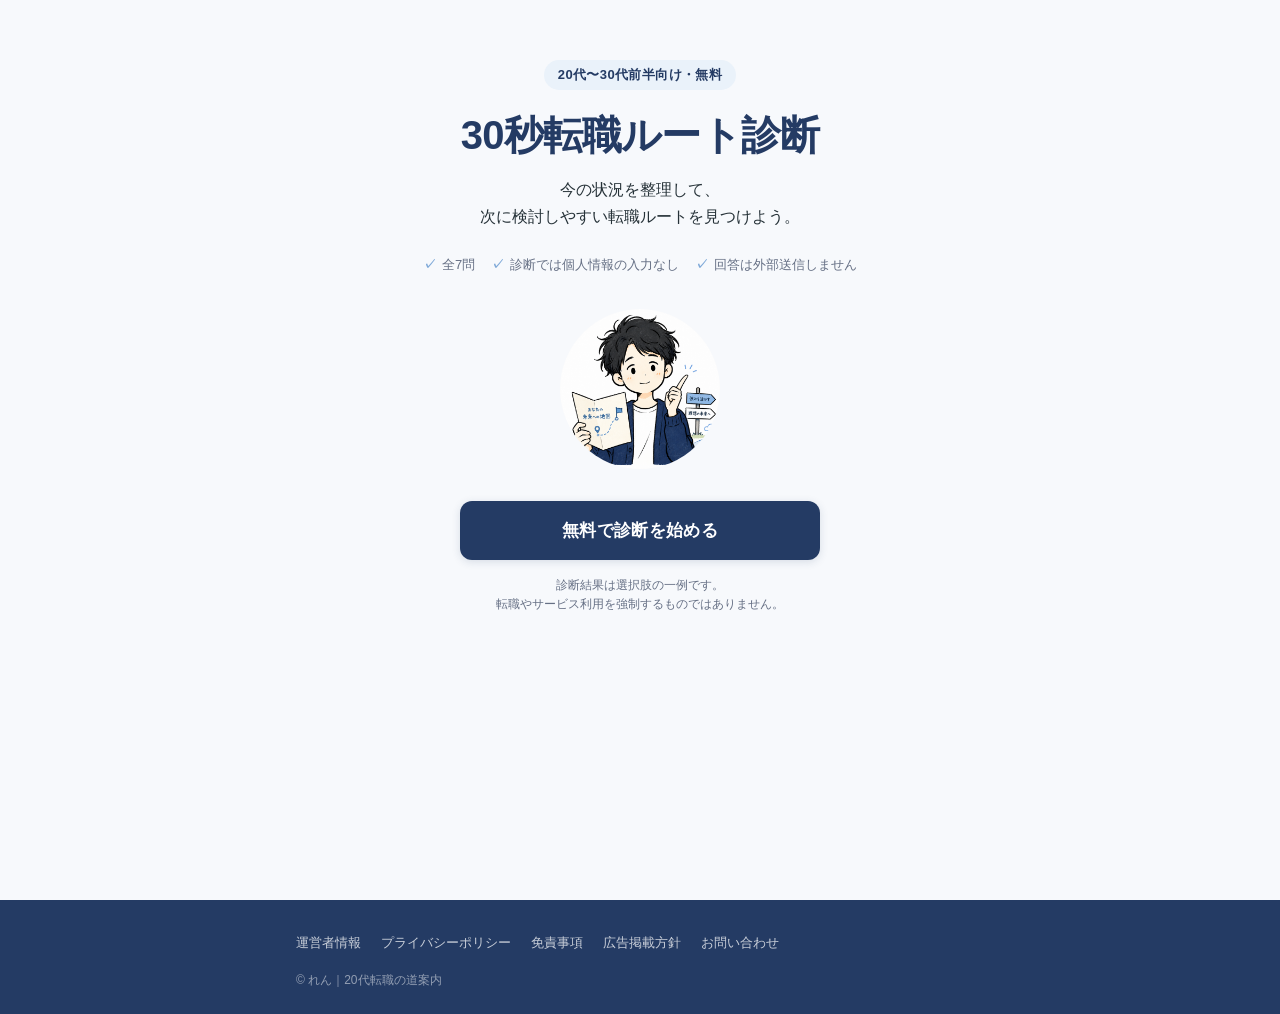
<file: index.html>
<!DOCTYPE html>
<html lang="ja">
<head>
  <meta charset="UTF-8">
  <meta name="viewport" content="width=device-width, initial-scale=1.0">
  <title>30秒転職ルート診断｜れんの20代転職の道案内</title>
  <meta name="description" content="7つの質問から、今の状況に合う転職ルートを整理。第二新卒、未経験、IT、営業、キャリアアップなど、次に検討しやすい選択肢を30秒で確認できます。">

  <!-- OGP -->
  <meta property="og:title" content="30秒転職ルート診断">
  <meta property="og:description" content="今の状況を整理して、自分に合う次の一歩を見つける転職ルート診断。20代〜30代前半向け・全7問・無料。">
  <meta property="og:type" content="website">
  <meta property="og:image" content="https://kkazukia-spec.github.io/tenshoku-route-check/assets/images/ogp.png">
  <!-- canonical: 公開URL決定後に以下を書き換えてください -->
  <!-- <link rel="canonical" href="https://kkazukia-spec.github.io/tenshoku-route-check/"> -->

  <!-- Twitter Card -->
  <meta name="twitter:card" content="summary_large_image">
  <meta name="twitter:title" content="30秒転職ルート診断">
  <meta name="twitter:description" content="「辞めたい。でも次が分からない」20代〜30代前半へ。7問で今の転職ルートを整理します。">
  <meta name="twitter:image" content="https://kkazukia-spec.github.io/tenshoku-route-check/assets/images/ogp.png">

  <link rel="icon" href="assets/images/favicon.png" type="image/png">
  <link rel="stylesheet" href="style.css">

  <!-- アクセス解析（ANALYTICS_CONFIG.enabledがtrueの場合のみ動作） -->
  <script src="assets/js/analytics.js" defer></script>
  <meta property="og:url" content="https://kkazukia-spec.github.io/tenshoku-route-check/">
  <meta property="og:site_name" content="30秒転職ルート診断">
</head>
<body>
  <main id="diagnosis-app" role="main">

    <!-- =========================================
         スタート画面
         広告リンクを表示しない
         ========================================= -->
    <div id="screen-start" class="screen" aria-label="診断スタート画面">
      <span class="start__badge">20代〜30代前半向け・無料</span>

      <h1 class="start__title">30秒転職ルート診断</h1>

      <p class="start__catch">今の状況を整理して、
次に検討しやすい転職ルートを見つけよう。</p>

      <ul class="start__meta" aria-label="診断の特徴">
        <li class="start__meta-item">全7問</li>
        <li class="start__meta-item">診断では個人情報の入力なし</li>
        <li class="start__meta-item">回答は外部送信しません</li>
      </ul>

      <!-- キャラクター画像（画像がなくてもレイアウト崩れなし） -->
      <div class="start__character" role="img" aria-label="地図を持って転職ルートを案内するキャラクター・れん">
        <img
          src="assets/images/ren-guide.png"
          alt="地図を持って転職ルートを案内するキャラクター・れん"
          width="140"
          height="140"
          loading="eager"
          onerror="this.style.display='none'"
        >
      </div>

      <button
        id="btn-start"
        class="start__btn"
        type="button"
        aria-label="転職ルート診断を無料で始める"
      >
        無料で診断を始める
      </button>

      <p class="start__note">
        診断結果は選択肢の一例です。<br>
        転職やサービス利用を強制するものではありません。
      </p>
    </div>

    <!-- =========================================
         質問画面
         広告・PR表記・案件名を表示しない
         ========================================= -->
    <div id="screen-question" class="screen" style="display:none;" aria-label="質問画面">
      <!-- プログレスバー -->
      <div class="progress-bar" role="progressbar" aria-label="診断の進捗" aria-valuemin="0" aria-valuemax="7" aria-valuenow="0" aria-valuetext="0問目 / 全7問">
        <div class="progress-bar__fill" id="progress-fill" style="width:0%"></div>
      </div>

      <div class="progress-header">
        <span class="progress-count" id="progress-count" aria-live="polite">1 / 7問</span>
        <span class="progress-time" id="progress-time" aria-live="polite">残り約28秒</span>
      </div>

      <!-- 質問カード（JavaScriptで動的に生成） -->
      <div id="question-container"></div>
    </div>

    <!-- =========================================
         判定中画面（300〜600ms表示）
         不安を煽る演出なし
         ========================================= -->
    <div id="screen-loading" class="screen" style="display:none;" aria-label="判定中" aria-live="assertive">
      <div class="loading-icon" aria-hidden="true"></div>
      <p class="loading-text">回答をもとに転職ルートを整理しています</p>
    </div>

  </main>

  <!-- フッター -->
  <footer class="site-footer">
    <div class="container">
      <nav class="site-footer__links" aria-label="サイトリンク">
        <a href="about.html">運営者情報</a>
        <a href="privacy.html">プライバシーポリシー</a>
        <a href="disclaimer.html">免責事項</a>
        <a href="advertising-policy.html">広告掲載方針</a>
        <a href="https://docs.google.com/forms/d/e/1FAIpQLSc9FiE9QrxssRtH7XwaJatHyO9ElNKXP9jEjue935tfSrN-sg/viewform" target="_blank" rel="noopener noreferrer">お問い合わせ</a>
      </nav>
      <p class="site-footer__copy">© れん｜20代転職の道案内</p>
    </div>
  </footer>

  <script src="script.js"></script>
</body>
</html>
</file>
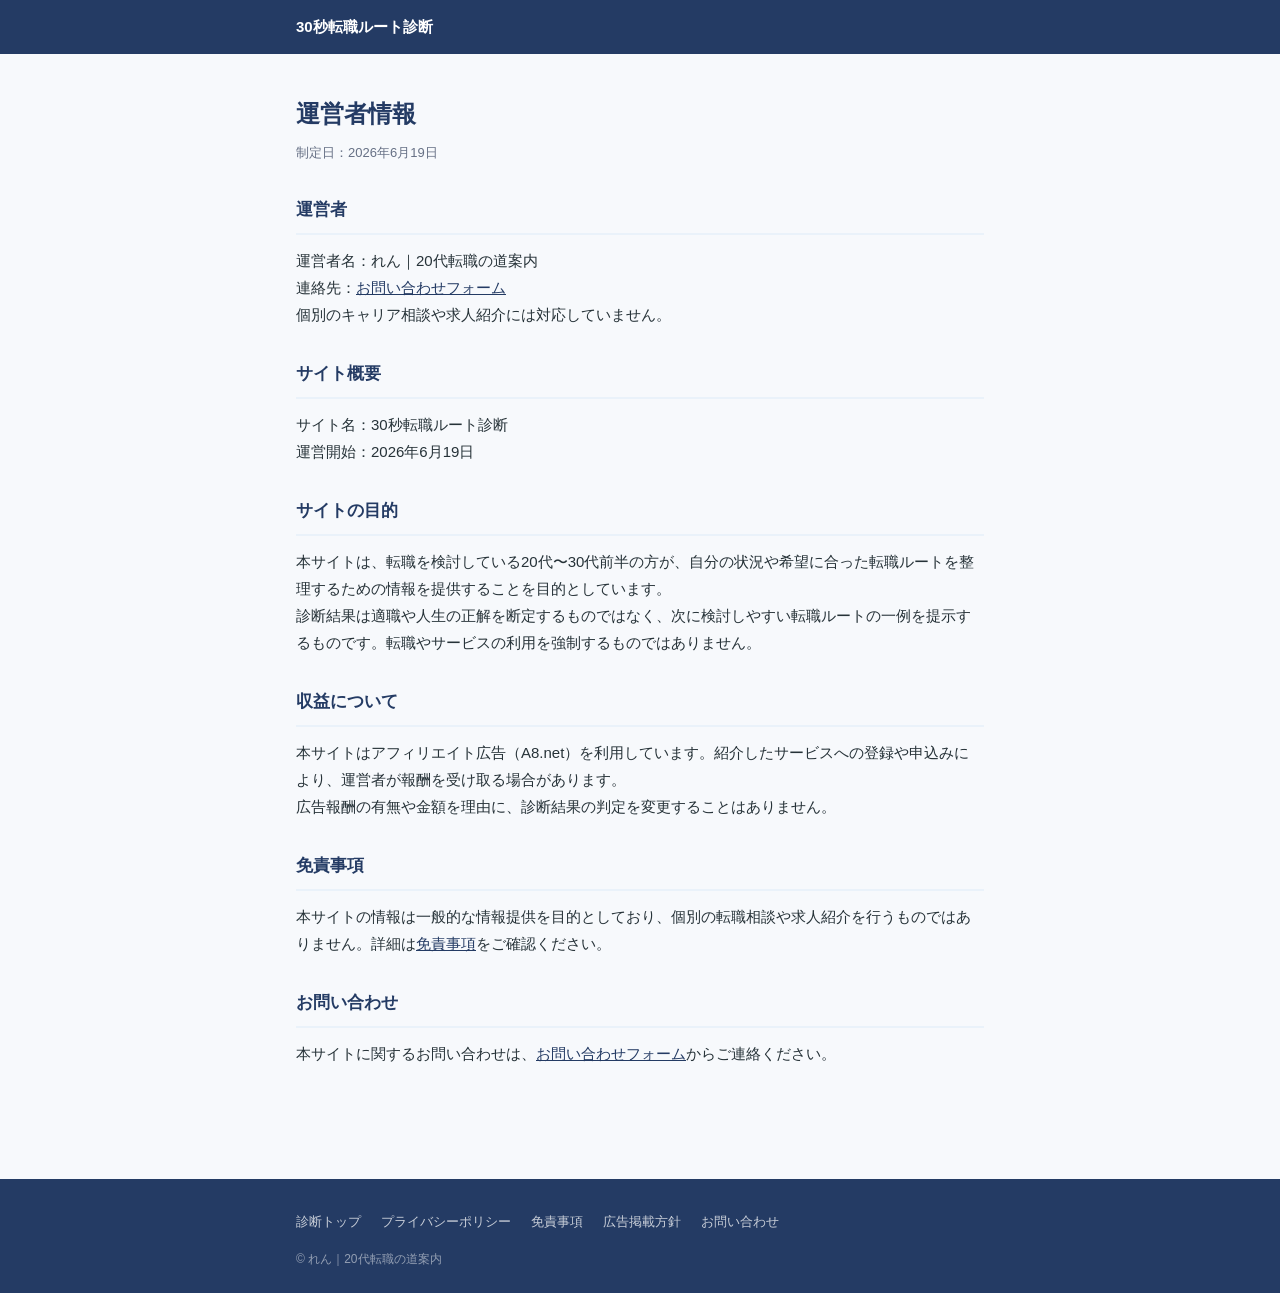
<file: about.html>
<!DOCTYPE html>
<html lang="ja">
<head>
  <meta charset="UTF-8">
  <meta name="viewport" content="width=device-width, initial-scale=1.0">
  <title>運営者情報｜30秒転職ルート診断</title>
  <link rel="icon" href="assets/images/favicon.png" type="image/png">
  <link rel="stylesheet" href="style.css">
  <link rel="canonical" href="https://kkazukia-spec.github.io/tenshoku-route-check/about.html">
</head>
<body>
<div class="legal-page">
  <header class="site-header">
    <div class="container">
      <a href="index.html" class="site-header__logo">30秒転職ルート診断</a>
    </div>
  </header>

  <main class="legal-body">
    <h1>運営者情報</h1>
    <p class="legal-date">制定日：2026年6月19日</p>

    <div class="legal-section">
      <h2>運営者</h2>
      <p>運営者名：れん｜20代転職の道案内<br>
      連絡先：<a href="https://docs.google.com/forms/d/e/1FAIpQLSc9FiE9QrxssRtH7XwaJatHyO9ElNKXP9jEjue935tfSrN-sg/viewform" target="_blank" rel="noopener noreferrer">お問い合わせフォーム</a></p>
      <p>個別のキャリア相談や求人紹介には対応していません。</p>
    </div>

    <div class="legal-section">
      <h2>サイト概要</h2>
      <p>サイト名：30秒転職ルート診断<br>
      運営開始：2026年6月19日</p>
    </div>

    <div class="legal-section">
      <h2>サイトの目的</h2>
      <p>本サイトは、転職を検討している20代〜30代前半の方が、自分の状況や希望に合った転職ルートを整理するための情報を提供することを目的としています。</p>
      <p>診断結果は適職や人生の正解を断定するものではなく、次に検討しやすい転職ルートの一例を提示するものです。転職やサービスの利用を強制するものではありません。</p>
    </div>

    <div class="legal-section">
      <h2>収益について</h2>
      <p>本サイトはアフィリエイト広告（A8.net）を利用しています。紹介したサービスへの登録や申込みにより、運営者が報酬を受け取る場合があります。</p>
      <p>広告報酬の有無や金額を理由に、診断結果の判定を変更することはありません。</p>
    </div>

    <div class="legal-section">
      <h2>免責事項</h2>
      <p>本サイトの情報は一般的な情報提供を目的としており、個別の転職相談や求人紹介を行うものではありません。詳細は<a href="disclaimer.html">免責事項</a>をご確認ください。</p>
    </div>

    <div class="legal-section">
      <h2>お問い合わせ</h2>
      <p>本サイトに関するお問い合わせは、<a href="https://docs.google.com/forms/d/e/1FAIpQLSc9FiE9QrxssRtH7XwaJatHyO9ElNKXP9jEjue935tfSrN-sg/viewform" target="_blank" rel="noopener noreferrer">お問い合わせフォーム</a>からご連絡ください。</p>
    </div>
  </main>

  <footer class="site-footer">
    <div class="container">
      <nav class="site-footer__links" aria-label="サイトリンク">
        <a href="index.html">診断トップ</a>
        <a href="privacy.html">プライバシーポリシー</a>
        <a href="disclaimer.html">免責事項</a>
        <a href="advertising-policy.html">広告掲載方針</a>
        <a href="https://docs.google.com/forms/d/e/1FAIpQLSc9FiE9QrxssRtH7XwaJatHyO9ElNKXP9jEjue935tfSrN-sg/viewform" target="_blank" rel="noopener noreferrer">お問い合わせ</a>
      </nav>
      <p class="site-footer__copy">© れん｜20代転職の道案内</p>
    </div>
  </footer>
</div>
</body>
</html>
</file>
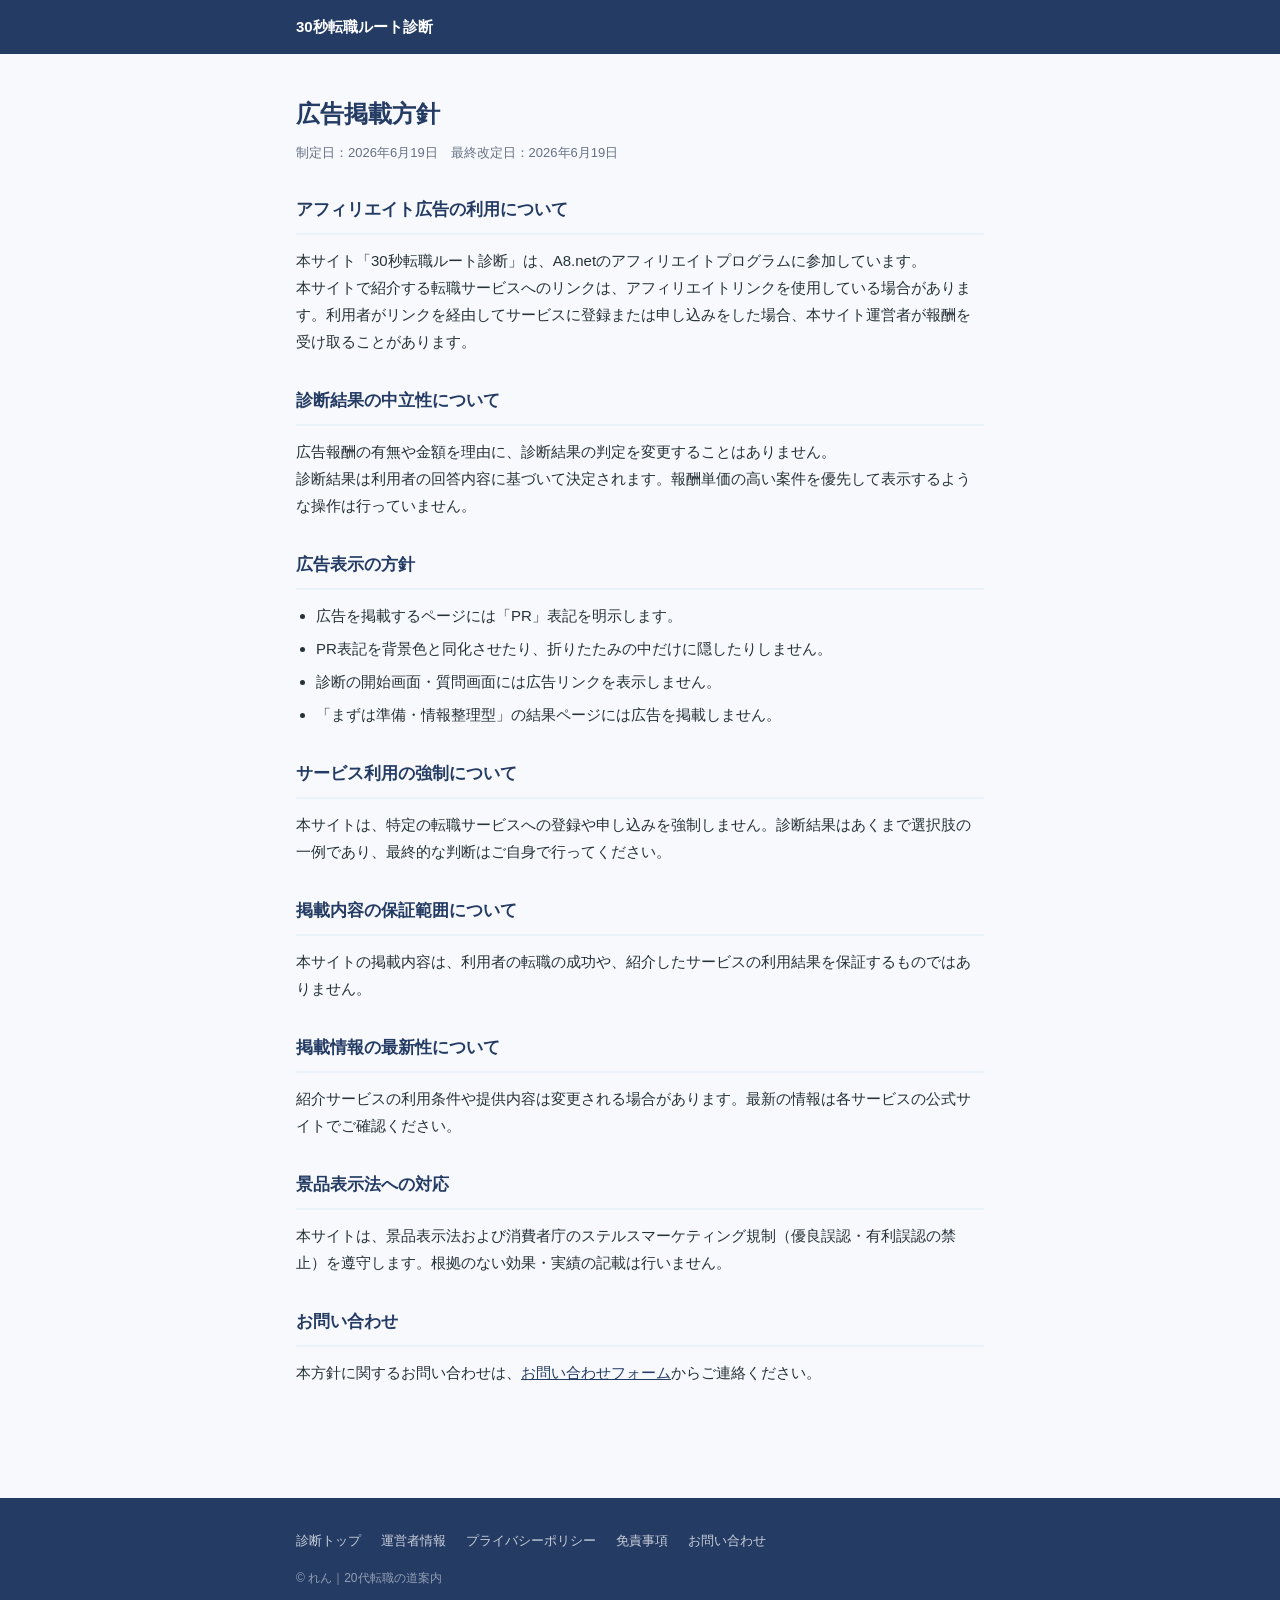
<file: advertising-policy.html>
<!DOCTYPE html>
<html lang="ja">
<head>
  <meta charset="UTF-8">
  <meta name="viewport" content="width=device-width, initial-scale=1.0">
  <title>広告掲載方針｜30秒転職ルート診断</title>
  <link rel="icon" href="assets/images/favicon.png" type="image/png">
  <link rel="stylesheet" href="style.css">
  <link rel="canonical" href="https://kkazukia-spec.github.io/tenshoku-route-check/advertising-policy.html">
</head>
<body>
<div class="legal-page">
  <header class="site-header">
    <div class="container">
      <a href="index.html" class="site-header__logo">30秒転職ルート診断</a>
    </div>
  </header>

  <main class="legal-body">
    <h1>広告掲載方針</h1>
    <p class="legal-date">制定日：2026年6月19日　最終改定日：2026年6月19日</p>

    <div class="legal-section">
      <h2>アフィリエイト広告の利用について</h2>
      <p>本サイト「30秒転職ルート診断」は、A8.netのアフィリエイトプログラムに参加しています。</p>
      <p>本サイトで紹介する転職サービスへのリンクは、アフィリエイトリンクを使用している場合があります。利用者がリンクを経由してサービスに登録または申し込みをした場合、本サイト運営者が報酬を受け取ることがあります。</p>
    </div>

    <div class="legal-section">
      <h2>診断結果の中立性について</h2>
      <p>広告報酬の有無や金額を理由に、診断結果の判定を変更することはありません。</p>
      <p>診断結果は利用者の回答内容に基づいて決定されます。報酬単価の高い案件を優先して表示するような操作は行っていません。</p>
    </div>

    <div class="legal-section">
      <h2>広告表示の方針</h2>
      <ul>
        <li>広告を掲載するページには「PR」表記を明示します。</li>
        <li>PR表記を背景色と同化させたり、折りたたみの中だけに隠したりしません。</li>
        <li>診断の開始画面・質問画面には広告リンクを表示しません。</li>
        <li>「まずは準備・情報整理型」の結果ページには広告を掲載しません。</li>
      </ul>
    </div>

    <div class="legal-section">
      <h2>サービス利用の強制について</h2>
      <p>本サイトは、特定の転職サービスへの登録や申し込みを強制しません。診断結果はあくまで選択肢の一例であり、最終的な判断はご自身で行ってください。</p>
    </div>

    <div class="legal-section">
      <h2>掲載内容の保証範囲について</h2>
      <p>本サイトの掲載内容は、利用者の転職の成功や、紹介したサービスの利用結果を保証するものではありません。</p>
    </div>

    <div class="legal-section">
      <h2>掲載情報の最新性について</h2>
      <p>紹介サービスの利用条件や提供内容は変更される場合があります。最新の情報は各サービスの公式サイトでご確認ください。</p>
    </div>

    <div class="legal-section">
      <h2>景品表示法への対応</h2>
      <p>本サイトは、景品表示法および消費者庁のステルスマーケティング規制（優良誤認・有利誤認の禁止）を遵守します。根拠のない効果・実績の記載は行いません。</p>
    </div>

    <div class="legal-section">
      <h2>お問い合わせ</h2>
      <p>本方針に関するお問い合わせは、<a href="https://docs.google.com/forms/d/e/1FAIpQLSc9FiE9QrxssRtH7XwaJatHyO9ElNKXP9jEjue935tfSrN-sg/viewform" target="_blank" rel="noopener noreferrer">お問い合わせフォーム</a>からご連絡ください。</p>
    </div>
  </main>

  <footer class="site-footer">
    <div class="container">
      <nav class="site-footer__links" aria-label="サイトリンク">
        <a href="index.html">診断トップ</a>
        <a href="about.html">運営者情報</a>
        <a href="privacy.html">プライバシーポリシー</a>
        <a href="disclaimer.html">免責事項</a>
        <a href="https://docs.google.com/forms/d/e/1FAIpQLSc9FiE9QrxssRtH7XwaJatHyO9ElNKXP9jEjue935tfSrN-sg/viewform" target="_blank" rel="noopener noreferrer">お問い合わせ</a>
      </nav>
      <p class="site-footer__copy">© れん｜20代転職の道案内</p>
    </div>
  </footer>
</div>
</body>
</html>
</file>
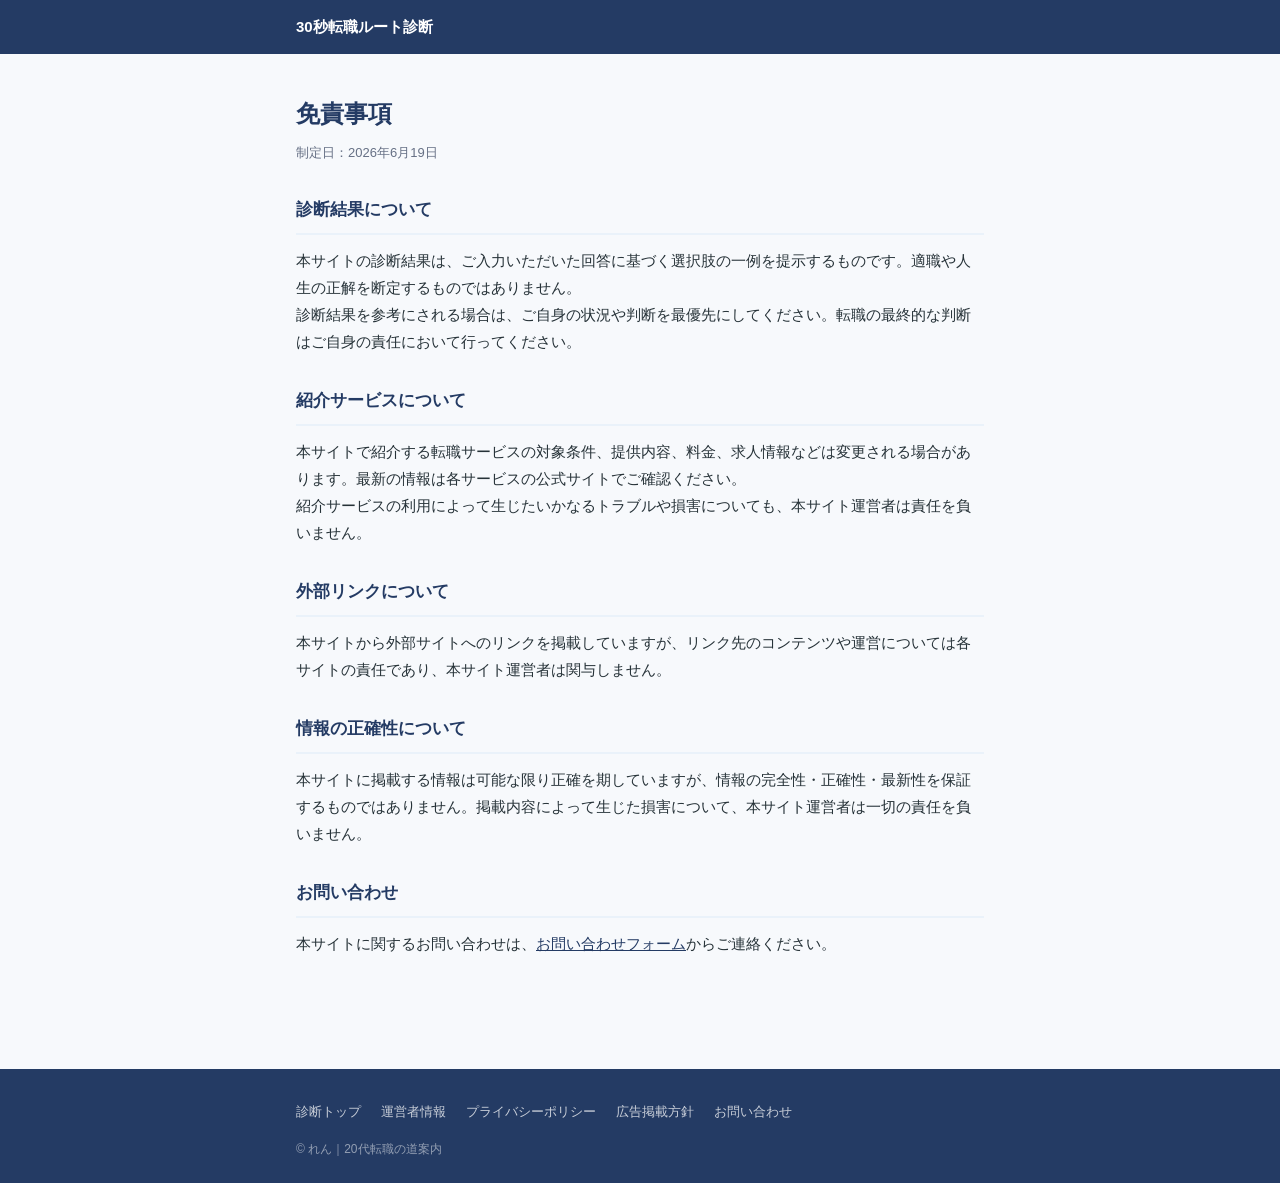
<file: disclaimer.html>
<!DOCTYPE html>
<html lang="ja">
<head>
  <meta charset="UTF-8">
  <meta name="viewport" content="width=device-width, initial-scale=1.0">
  <title>免責事項｜30秒転職ルート診断</title>
  <link rel="icon" href="assets/images/favicon.png" type="image/png">
  <link rel="stylesheet" href="style.css">
  <link rel="canonical" href="https://kkazukia-spec.github.io/tenshoku-route-check/disclaimer.html">
</head>
<body>
<div class="legal-page">
  <header class="site-header">
    <div class="container">
      <a href="index.html" class="site-header__logo">30秒転職ルート診断</a>
    </div>
  </header>

  <main class="legal-body">
    <h1>免責事項</h1>
    <p class="legal-date">制定日：2026年6月19日</p>

    <div class="legal-section">
      <h2>診断結果について</h2>
      <p>本サイトの診断結果は、ご入力いただいた回答に基づく選択肢の一例を提示するものです。適職や人生の正解を断定するものではありません。</p>
      <p>診断結果を参考にされる場合は、ご自身の状況や判断を最優先にしてください。転職の最終的な判断はご自身の責任において行ってください。</p>
    </div>

    <div class="legal-section">
      <h2>紹介サービスについて</h2>
      <p>本サイトで紹介する転職サービスの対象条件、提供内容、料金、求人情報などは変更される場合があります。最新の情報は各サービスの公式サイトでご確認ください。</p>
      <p>紹介サービスの利用によって生じたいかなるトラブルや損害についても、本サイト運営者は責任を負いません。</p>
    </div>

    <div class="legal-section">
      <h2>外部リンクについて</h2>
      <p>本サイトから外部サイトへのリンクを掲載していますが、リンク先のコンテンツや運営については各サイトの責任であり、本サイト運営者は関与しません。</p>
    </div>

    <div class="legal-section">
      <h2>情報の正確性について</h2>
      <p>本サイトに掲載する情報は可能な限り正確を期していますが、情報の完全性・正確性・最新性を保証するものではありません。掲載内容によって生じた損害について、本サイト運営者は一切の責任を負いません。</p>
    </div>

    <div class="legal-section">
      <h2>お問い合わせ</h2>
      <p>本サイトに関するお問い合わせは、<a href="https://docs.google.com/forms/d/e/1FAIpQLSc9FiE9QrxssRtH7XwaJatHyO9ElNKXP9jEjue935tfSrN-sg/viewform" target="_blank" rel="noopener noreferrer">お問い合わせフォーム</a>からご連絡ください。</p>
    </div>
  </main>

  <footer class="site-footer">
    <div class="container">
      <nav class="site-footer__links" aria-label="サイトリンク">
        <a href="index.html">診断トップ</a>
        <a href="about.html">運営者情報</a>
        <a href="privacy.html">プライバシーポリシー</a>
        <a href="advertising-policy.html">広告掲載方針</a>
        <a href="https://docs.google.com/forms/d/e/1FAIpQLSc9FiE9QrxssRtH7XwaJatHyO9ElNKXP9jEjue935tfSrN-sg/viewform" target="_blank" rel="noopener noreferrer">お問い合わせ</a>
      </nav>
      <p class="site-footer__copy">© れん｜20代転職の道案内</p>
    </div>
  </footer>
</div>
</body>
</html>
</file>
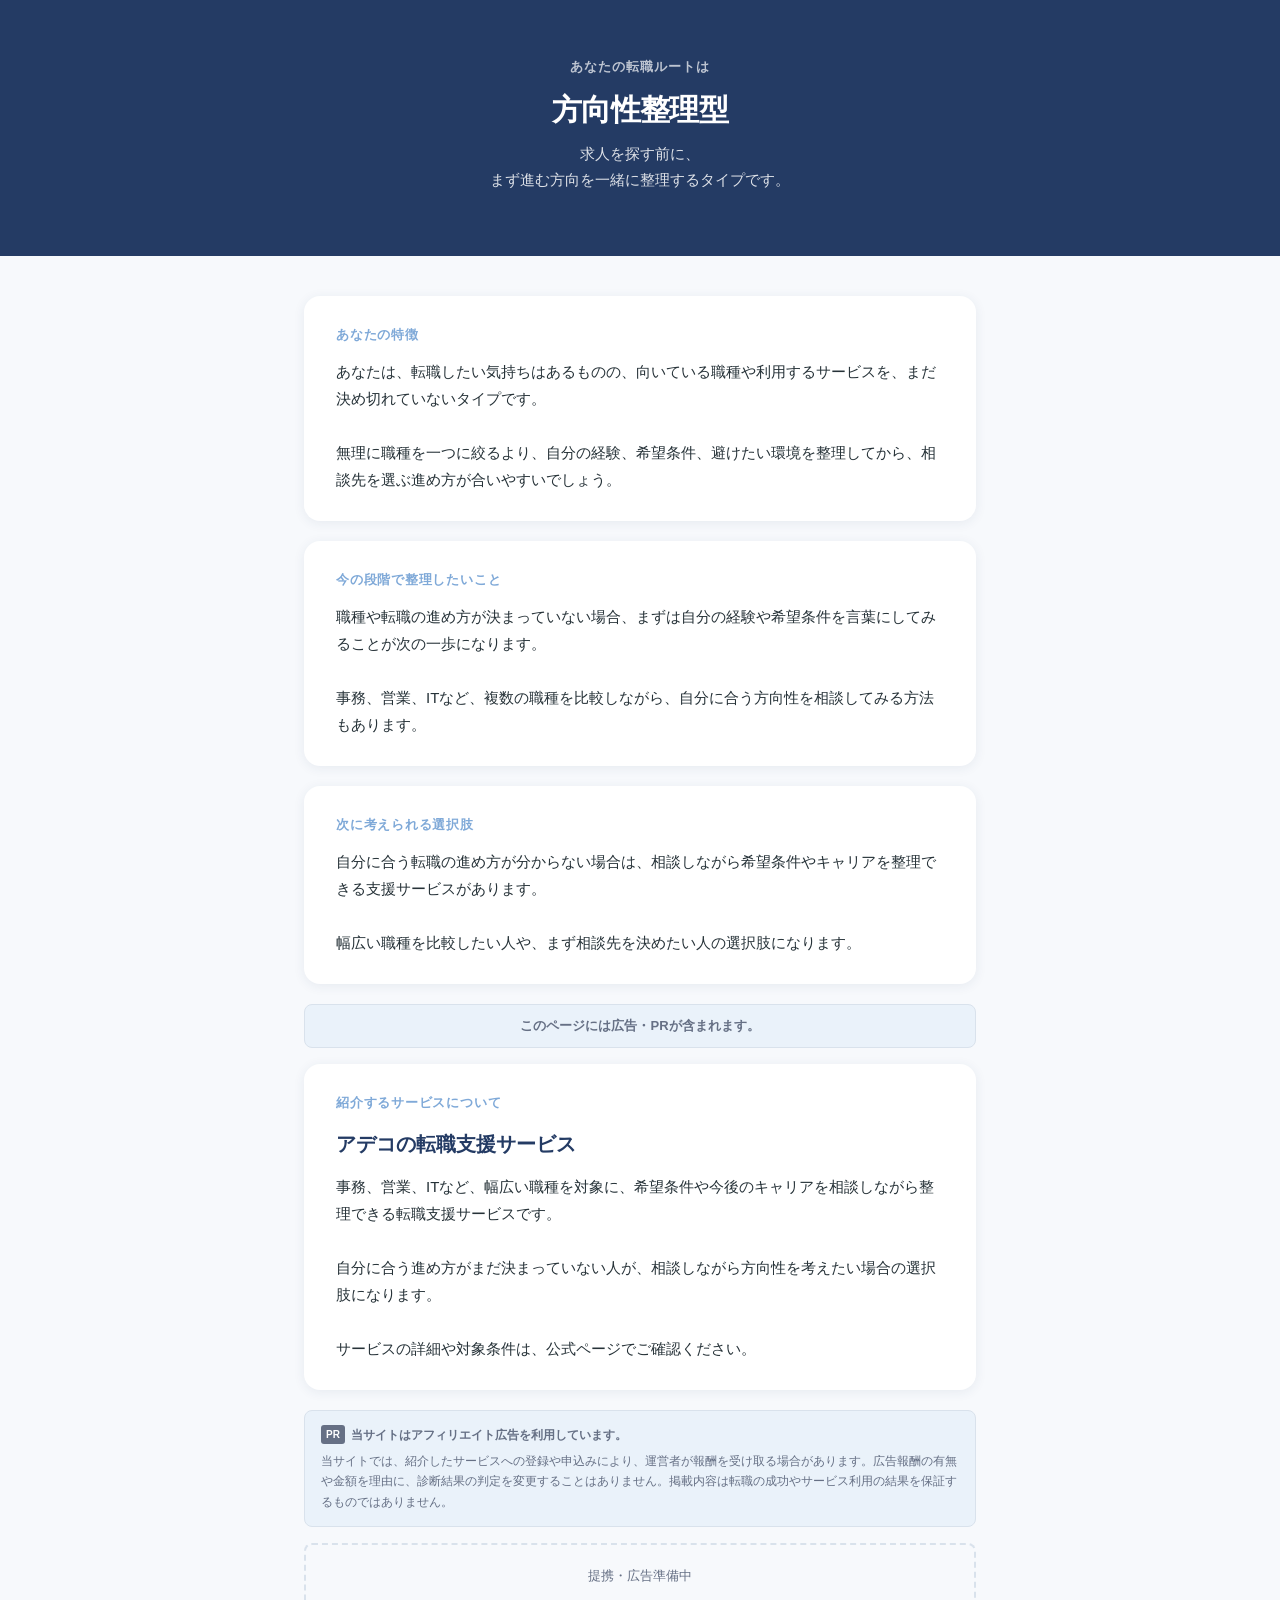
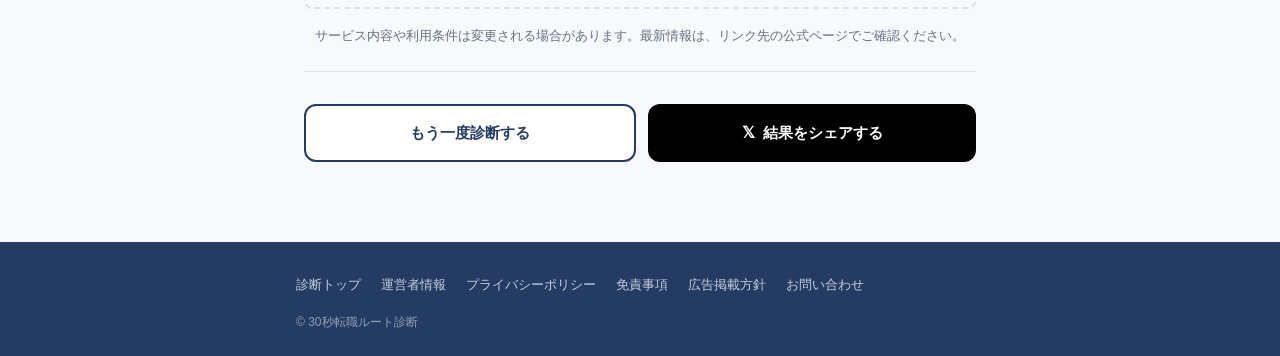
<file: growth.html>
<!DOCTYPE html>
<html lang="ja">
<head>
  <meta charset="UTF-8">
  <meta name="viewport" content="width=device-width, initial-scale=1.0">
  <title>方向性整理型｜30秒転職ルート診断</title>
  <meta name="robots" content="noindex">
  <link rel="icon" href="../assets/images/favicon.png" type="image/png">
  <link rel="stylesheet" href="../style.css">
  <script src="../assets/js/analytics.js" defer></script>
</head>
<body>
<div class="result-page" data-result-type="ORGANIZE">

  <!-- 1. 診断結果名 -->
  <div class="result-hero">
    <p class="result-hero__eyebrow">あなたの転職ルートは</p>
    <h1 class="result-hero__type">方向性整理型</h1>
    <p class="result-hero__catch">求人を探す前に、
まず進む方向を一緒に整理するタイプです。</p>
  </div>

  <div class="result-body">

    <!-- 2. 結果タイプの特徴 -->
    <div class="result-card">
      <p class="result-card__title">あなたの特徴</p>
      <p class="result-card__body">あなたは、転職したい気持ちはあるものの、向いている職種や利用するサービスを、まだ決め切れていないタイプです。

無理に職種を一つに絞るより、自分の経験、希望条件、避けたい環境を整理してから、相談先を選ぶ進め方が合いやすいでしょう。</p>
    </div>

    <!-- 3. 今の段階で整理したいこと -->
    <div class="result-card">
      <p class="result-card__title">今の段階で整理したいこと</p>
      <p class="result-card__body">職種や転職の進め方が決まっていない場合、まずは自分の経験や希望条件を言葉にしてみることが次の一歩になります。

事務、営業、ITなど、複数の職種を比較しながら、自分に合う方向性を相談してみる方法もあります。</p>
    </div>

    <!-- 4. 次に考えられる選択肢 -->
    <div class="result-card">
      <p class="result-card__title">次に考えられる選択肢</p>
      <p class="result-card__body">自分に合う転職の進め方が分からない場合は、相談しながら希望条件やキャリアを整理できる支援サービスがあります。

幅広い職種を比較したい人や、まず相談先を決めたい人の選択肢になります。</p>
    </div>

    <div class="ad-disclosure-top">このページには広告・PRが含まれます。</div>
    <!-- 5. 紹介サービスの一般的な特徴 -->
    <div class="result-card">
      <p class="result-card__title">紹介するサービスについて</p>
      <p class="service-name">アデコの転職支援サービス</p>
      <p class="result-card__body">事務、営業、ITなど、幅広い職種を対象に、希望条件や今後のキャリアを相談しながら整理できる転職支援サービスです。

自分に合う進め方がまだ決まっていない人が、相談しながら方向性を考えたい場合の選択肢になります。

サービスの詳細や対象条件は、公式ページでご確認ください。</p>
    </div>

    <!-- 6. 広告・PR表記 -->
    <div class="pr-notice">
      <p class="pr-notice__short"><span class="pr-tag">PR</span>当サイトはアフィリエイト広告を利用しています。</p>
      <p class="pr-notice__detail">当サイトでは、紹介したサービスへの登録や申込みにより、運営者が報酬を受け取る場合があります。広告報酬の有無や金額を理由に、診断結果の判定を変更することはありません。掲載内容は転職の成功やサービス利用の結果を保証するものではありません。</p>
    </div>

    <!-- 7. A8正式広告コード用のaffiliate-slot -->
    <!-- A8広告コード開始：運営者がコード全文を貼り付ける -->
    <div class="affiliate-slot affiliate-slot--organize" data-service-key="adecco" data-cta-position="main">
      <p class="affiliate-placeholder">提携・広告準備中</p>
    </div>
    <!-- A8広告コード終了 -->

    <!-- 8. 最新情報確認の注意書き -->
    <p class="update-notice">サービス内容や利用条件は変更される場合があります。最新情報は、リンク先の公式ページでご確認ください。</p>

    <hr class="divider">

    <!-- 9. もう一度診断する / 10. Xで結果を共有する -->
    <div class="retry-share">
      <a href="../index.html" class="btn-retry" id="btn-retry">もう一度診断する</a>
      <a href="#" class="btn-share" id="btn-share" aria-label="診断結果をXでシェアする">
        <span class="btn-share__icon" aria-hidden="true">𝕏</span>結果をシェアする
      </a>
    </div>

  </div>
</div>

<footer class="site-footer">
  <div class="container">
    <nav class="site-footer__links" aria-label="サイトリンク">
      <a href="../index.html">診断トップ</a>
      <a href="../about.html">運営者情報</a>
      <a href="../privacy.html">プライバシーポリシー</a>
      <a href="../disclaimer.html">免責事項</a>
      <a href="../advertising-policy.html">広告掲載方針</a>
      <a href="https://docs.google.com/forms/d/e/1FAIpQLSc9FiE9QrxssRtH7XwaJatHyO9ElNKXP9jEjue935tfSrN-sg/viewform" target="_blank" rel="noopener noreferrer">お問い合わせ</a>
    </nav>
    <p class="site-footer__copy">© 30秒転職ルート診断</p>
  </div>
</footer>

<script>
  document.getElementById('btn-share').addEventListener('click', function (e) {
    e.preventDefault();
    var shareUrl = new URL('../index.html', window.location.href).href;
    var text = encodeURIComponent('私は「方向性整理型」でした！\n求人を探す前に、まず自分の進む道を整理するタイプ。\n#30秒転職ルート診断');
    window.open('https://twitter.com/intent/tweet?text=' + text + '&url=' + encodeURIComponent(shareUrl), '_blank', 'noopener');
    if (typeof window.trackEvent === 'function') window.trackEvent('share_click', { result_type: 'ORGANIZE' });
  });
  document.getElementById('btn-retry').addEventListener('click', function () {
    if (typeof window.trackEvent === 'function') window.trackEvent('retry_click', {});
  });
</script>
</body>
</html>
</file>
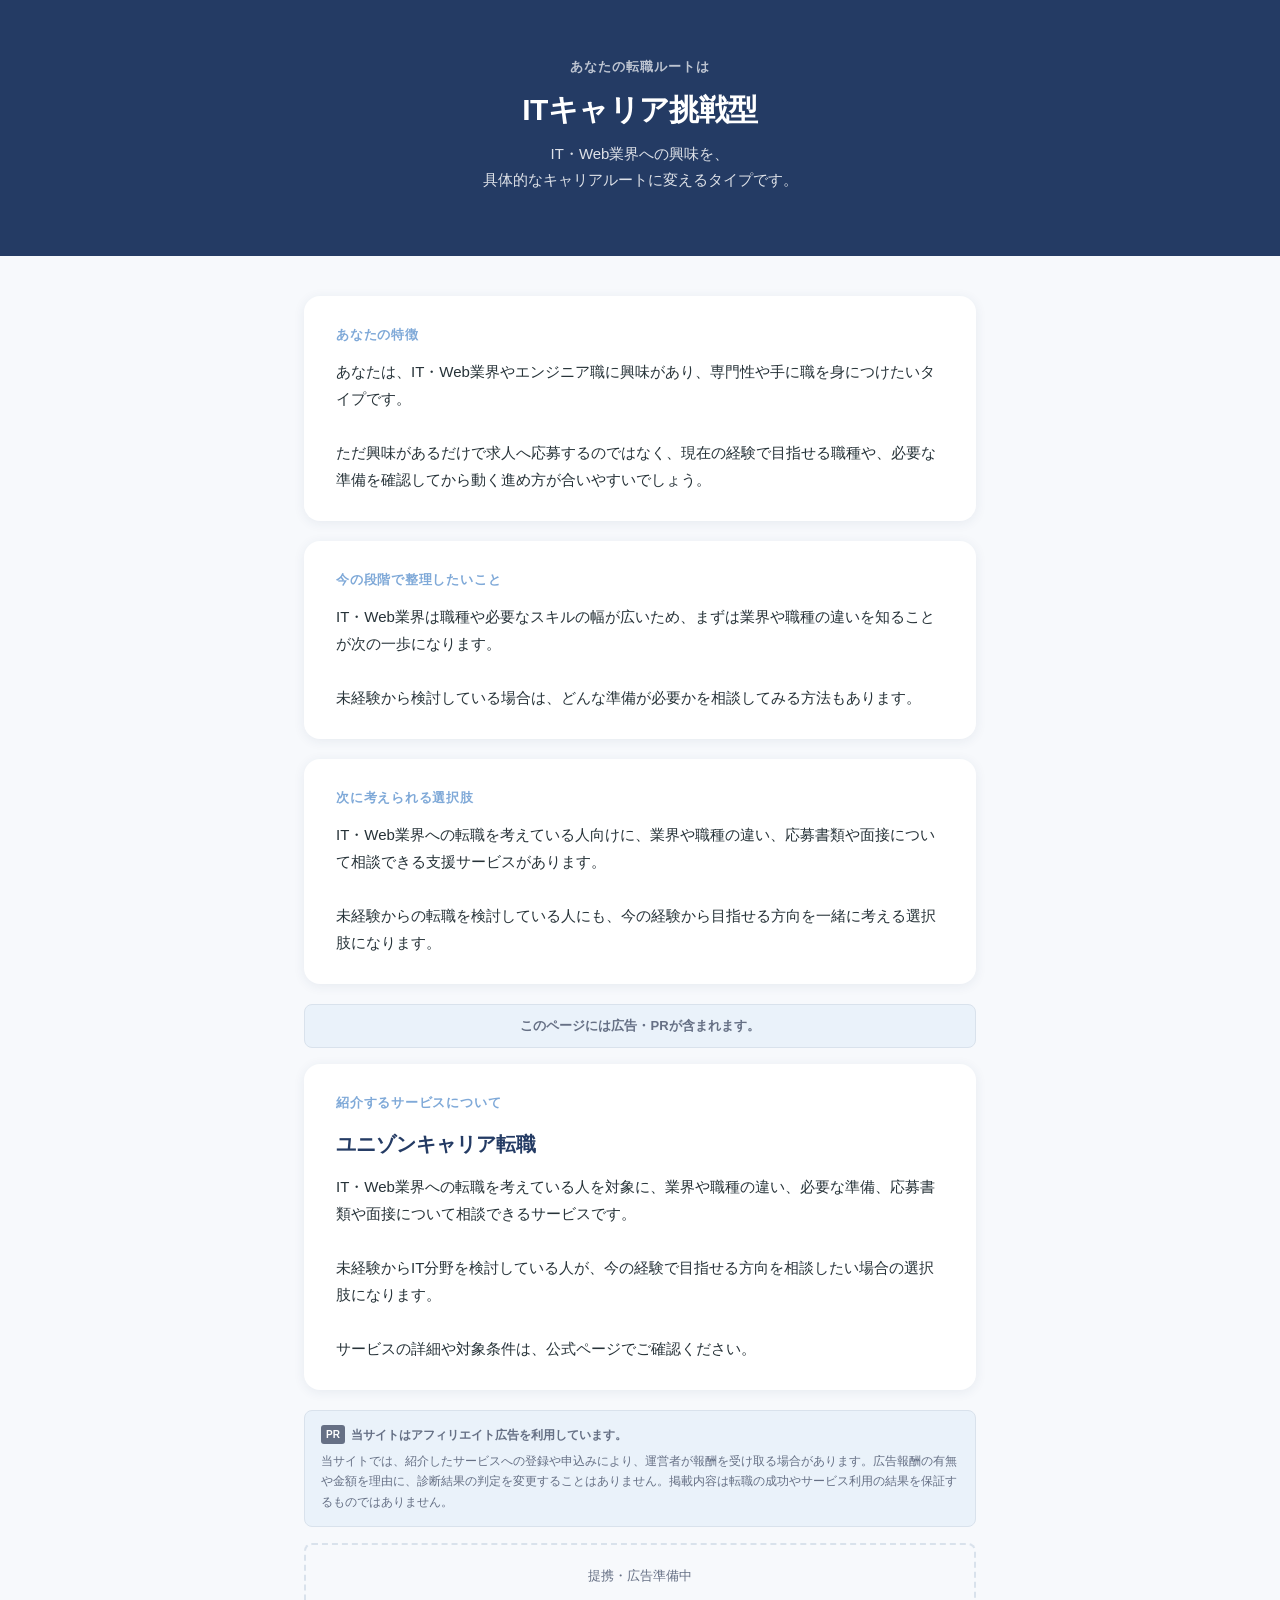
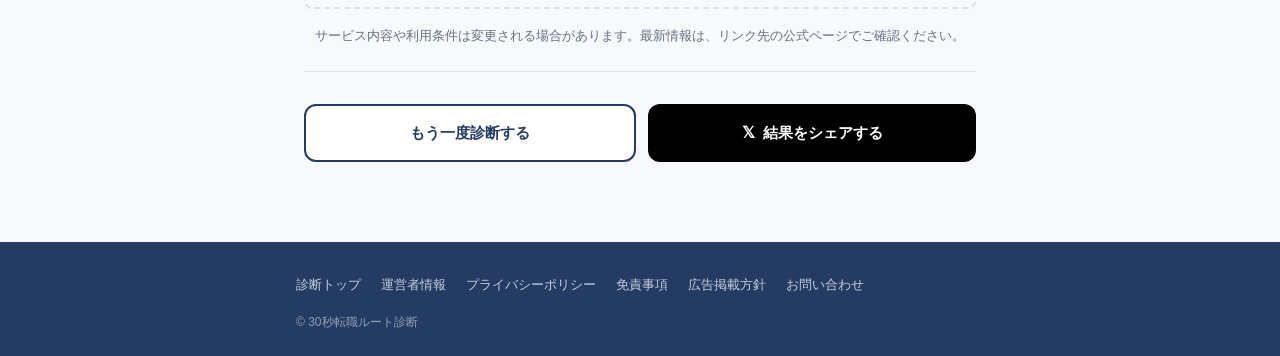
<file: organize.html>
<!DOCTYPE html>
<html lang="ja">
<head>
  <meta charset="UTF-8">
  <meta name="viewport" content="width=device-width, initial-scale=1.0">
  <title>ITキャリア挑戦型｜30秒転職ルート診断</title>
  <meta name="robots" content="noindex">
  <link rel="icon" href="../assets/images/favicon.png" type="image/png">
  <link rel="stylesheet" href="../style.css">
  <script src="../assets/js/analytics.js" defer></script>
</head>
<body>
<div class="result-page" data-result-type="IT">

  <!-- 1. 診断結果名 -->
  <div class="result-hero">
    <p class="result-hero__eyebrow">あなたの転職ルートは</p>
    <h1 class="result-hero__type">ITキャリア挑戦型</h1>
    <p class="result-hero__catch">IT・Web業界への興味を、
具体的なキャリアルートに変えるタイプです。</p>
  </div>

  <div class="result-body">

    <!-- 2. 結果タイプの特徴 -->
    <div class="result-card">
      <p class="result-card__title">あなたの特徴</p>
      <p class="result-card__body">あなたは、IT・Web業界やエンジニア職に興味があり、専門性や手に職を身につけたいタイプです。

ただ興味があるだけで求人へ応募するのではなく、現在の経験で目指せる職種や、必要な準備を確認してから動く進め方が合いやすいでしょう。</p>
    </div>

    <!-- 3. 今の段階で整理したいこと -->
    <div class="result-card">
      <p class="result-card__title">今の段階で整理したいこと</p>
      <p class="result-card__body">IT・Web業界は職種や必要なスキルの幅が広いため、まずは業界や職種の違いを知ることが次の一歩になります。

未経験から検討している場合は、どんな準備が必要かを相談してみる方法もあります。</p>
    </div>

    <!-- 4. 次に考えられる選択肢 -->
    <div class="result-card">
      <p class="result-card__title">次に考えられる選択肢</p>
      <p class="result-card__body">IT・Web業界への転職を考えている人向けに、業界や職種の違い、応募書類や面接について相談できる支援サービスがあります。

未経験からの転職を検討している人にも、今の経験から目指せる方向を一緒に考える選択肢になります。</p>
    </div>

    <div class="ad-disclosure-top">このページには広告・PRが含まれます。</div>
    <!-- 5. 紹介サービスの一般的な特徴 -->
    <div class="result-card">
      <p class="result-card__title">紹介するサービスについて</p>
      <p class="service-name">ユニゾンキャリア転職</p>
      <p class="result-card__body">IT・Web業界への転職を考えている人を対象に、業界や職種の違い、必要な準備、応募書類や面接について相談できるサービスです。

未経験からIT分野を検討している人が、今の経験で目指せる方向を相談したい場合の選択肢になります。

サービスの詳細や対象条件は、公式ページでご確認ください。</p>
    </div>

    <!-- 6. 広告・PR表記 -->
    <div class="pr-notice">
      <p class="pr-notice__short"><span class="pr-tag">PR</span>当サイトはアフィリエイト広告を利用しています。</p>
      <p class="pr-notice__detail">当サイトでは、紹介したサービスへの登録や申込みにより、運営者が報酬を受け取る場合があります。広告報酬の有無や金額を理由に、診断結果の判定を変更することはありません。掲載内容は転職の成功やサービス利用の結果を保証するものではありません。</p>
    </div>

    <!-- 7. A8正式広告コード用のaffiliate-slot -->
    <!-- A8広告コード開始：運営者がコード全文を貼り付ける -->
    <div class="affiliate-slot affiliate-slot--it" data-service-key="unison_career" data-cta-position="main">
      <p class="affiliate-placeholder">提携・広告準備中</p>
    </div>
    <!-- A8広告コード終了 -->

    <!-- 8. 最新情報確認の注意書き -->
    <p class="update-notice">サービス内容や利用条件は変更される場合があります。最新情報は、リンク先の公式ページでご確認ください。</p>

    <hr class="divider">

    <!-- 9. もう一度診断する / 10. Xで結果を共有する -->
    <div class="retry-share">
      <a href="../index.html" class="btn-retry" id="btn-retry">もう一度診断する</a>
      <a href="#" class="btn-share" id="btn-share" aria-label="診断結果をXでシェアする">
        <span class="btn-share__icon" aria-hidden="true">𝕏</span>結果をシェアする
      </a>
    </div>

  </div>
</div>

<footer class="site-footer">
  <div class="container">
    <nav class="site-footer__links" aria-label="サイトリンク">
      <a href="../index.html">診断トップ</a>
      <a href="../about.html">運営者情報</a>
      <a href="../privacy.html">プライバシーポリシー</a>
      <a href="../disclaimer.html">免責事項</a>
      <a href="../advertising-policy.html">広告掲載方針</a>
      <a href="https://docs.google.com/forms/d/e/1FAIpQLSc9FiE9QrxssRtH7XwaJatHyO9ElNKXP9jEjue935tfSrN-sg/viewform" target="_blank" rel="noopener noreferrer">お問い合わせ</a>
    </nav>
    <p class="site-footer__copy">© 30秒転職ルート診断</p>
  </div>
</footer>

<script>
  document.getElementById('btn-share').addEventListener('click', function (e) {
    e.preventDefault();
    var shareUrl = new URL('../index.html', window.location.href).href;
    var text = encodeURIComponent('私は「ITキャリア挑戦型」でした！\nIT・Webへの興味を、具体的なルートに変えたいタイプ。\n#30秒転職ルート診断');
    window.open('https://twitter.com/intent/tweet?text=' + text + '&url=' + encodeURIComponent(shareUrl), '_blank', 'noopener');
    if (typeof window.trackEvent === 'function') window.trackEvent('share_click', { result_type: 'IT' });
  });
  document.getElementById('btn-retry').addEventListener('click', function () {
    if (typeof window.trackEvent === 'function') window.trackEvent('retry_click', {});
  });
</script>
</body>
</html>
</file>
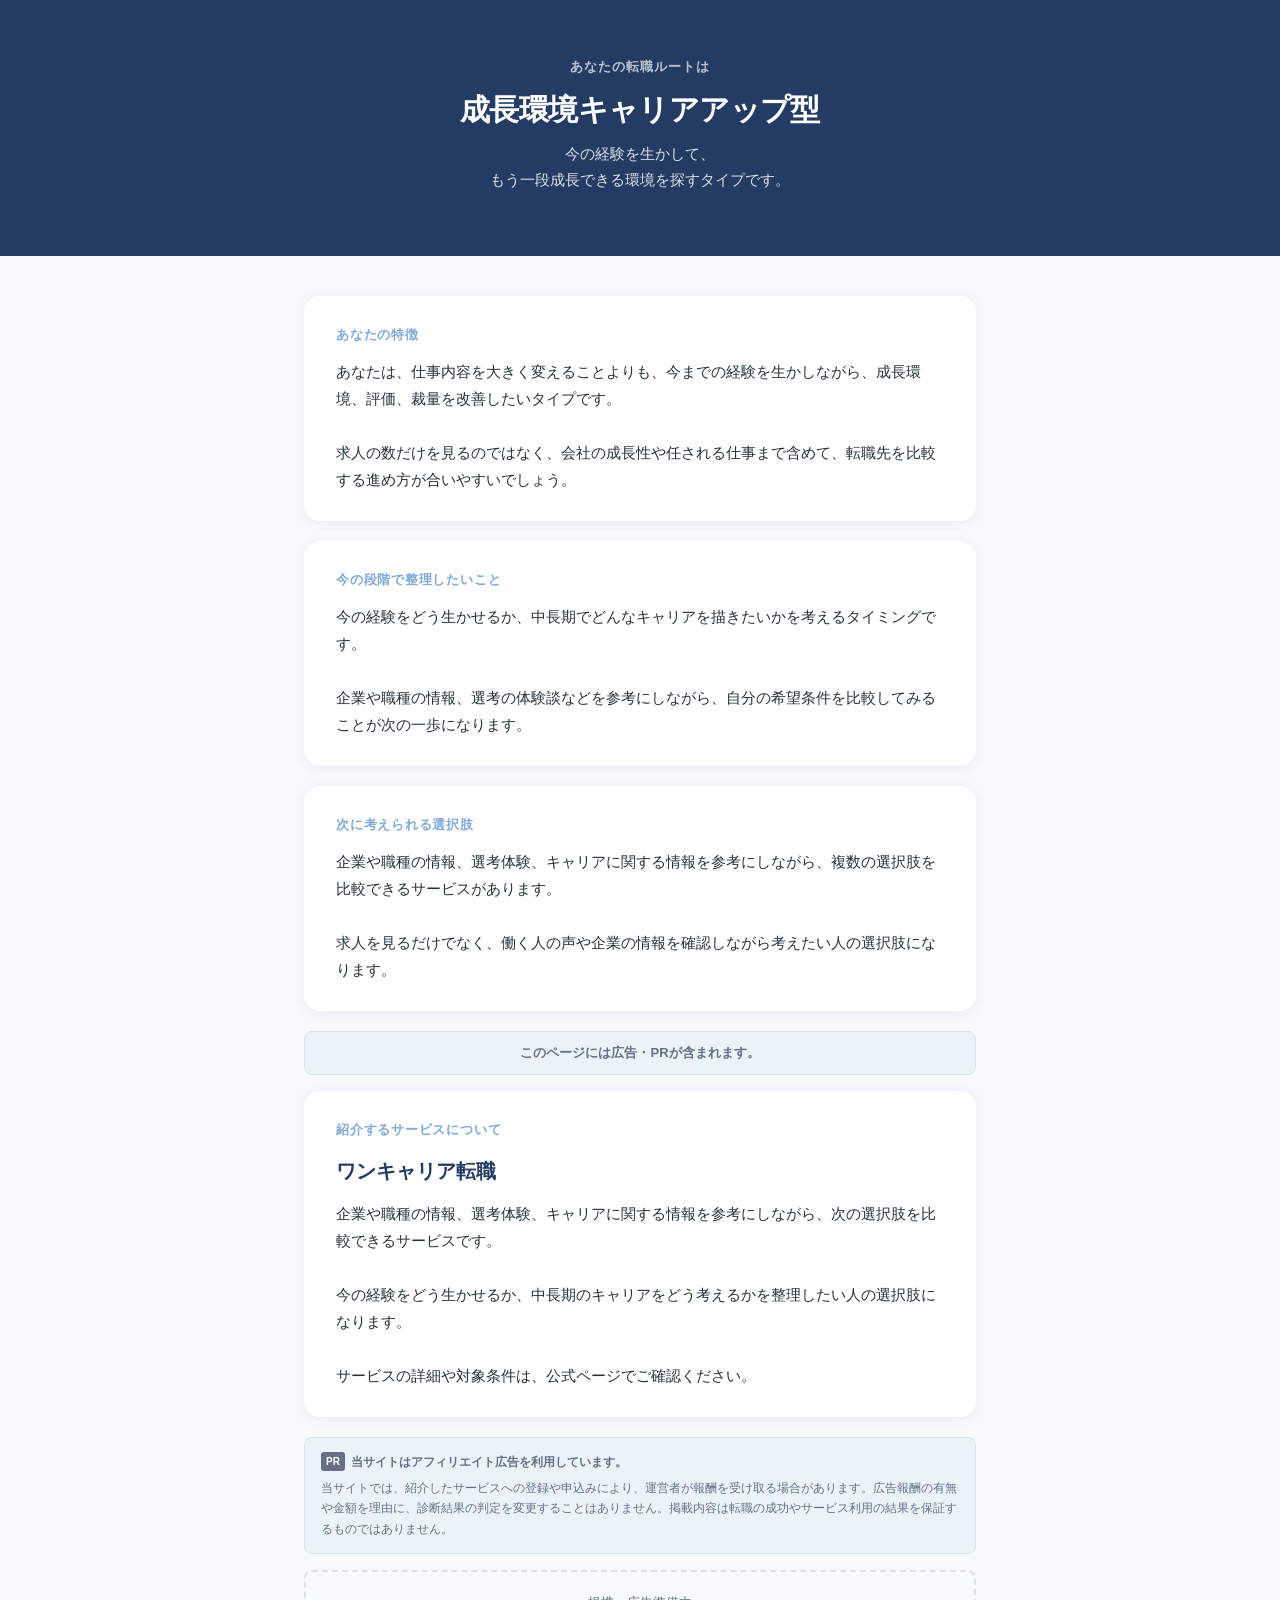
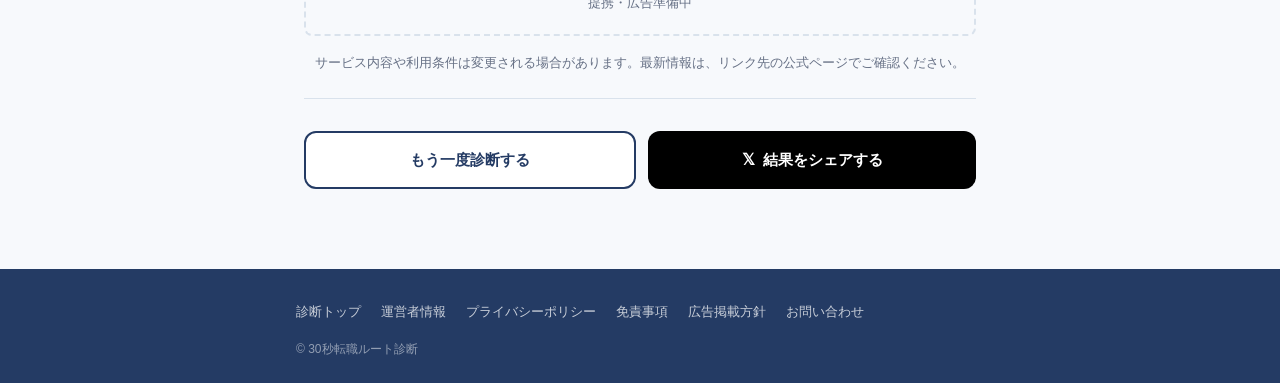
<file: prepare.html>
<!DOCTYPE html>
<html lang="ja">
<head>
  <meta charset="UTF-8">
  <meta name="viewport" content="width=device-width, initial-scale=1.0">
  <title>成長環境キャリアアップ型｜30秒転職ルート診断</title>
  <meta name="robots" content="noindex">
  <link rel="icon" href="../assets/images/favicon.png" type="image/png">
  <link rel="stylesheet" href="../style.css">
  <script src="../assets/js/analytics.js" defer></script>
</head>
<body>
<div class="result-page" data-result-type="GROWTH">

  <!-- 1. 診断結果名 -->
  <div class="result-hero">
    <p class="result-hero__eyebrow">あなたの転職ルートは</p>
    <h1 class="result-hero__type">成長環境キャリアアップ型</h1>
    <p class="result-hero__catch">今の経験を生かして、
もう一段成長できる環境を探すタイプです。</p>
  </div>

  <div class="result-body">

    <!-- 2. 結果タイプの特徴 -->
    <div class="result-card">
      <p class="result-card__title">あなたの特徴</p>
      <p class="result-card__body">あなたは、仕事内容を大きく変えることよりも、今までの経験を生かしながら、成長環境、評価、裁量を改善したいタイプです。

求人の数だけを見るのではなく、会社の成長性や任される仕事まで含めて、転職先を比較する進め方が合いやすいでしょう。</p>
    </div>

    <!-- 3. 今の段階で整理したいこと -->
    <div class="result-card">
      <p class="result-card__title">今の段階で整理したいこと</p>
      <p class="result-card__body">今の経験をどう生かせるか、中長期でどんなキャリアを描きたいかを考えるタイミングです。

企業や職種の情報、選考の体験談などを参考にしながら、自分の希望条件を比較してみることが次の一歩になります。</p>
    </div>

    <!-- 4. 次に考えられる選択肢 -->
    <div class="result-card">
      <p class="result-card__title">次に考えられる選択肢</p>
      <p class="result-card__body">企業や職種の情報、選考体験、キャリアに関する情報を参考にしながら、複数の選択肢を比較できるサービスがあります。

求人を見るだけでなく、働く人の声や企業の情報を確認しながら考えたい人の選択肢になります。</p>
    </div>

    <div class="ad-disclosure-top">このページには広告・PRが含まれます。</div>
    <!-- 5. 紹介サービスの一般的な特徴 -->
    <div class="result-card">
      <p class="result-card__title">紹介するサービスについて</p>
      <p class="service-name">ワンキャリア転職</p>
      <p class="result-card__body">企業や職種の情報、選考体験、キャリアに関する情報を参考にしながら、次の選択肢を比較できるサービスです。

今の経験をどう生かせるか、中長期のキャリアをどう考えるかを整理したい人の選択肢になります。

サービスの詳細や対象条件は、公式ページでご確認ください。</p>
    </div>

    <!-- 6. 広告・PR表記 -->
    <div class="pr-notice">
      <p class="pr-notice__short"><span class="pr-tag">PR</span>当サイトはアフィリエイト広告を利用しています。</p>
      <p class="pr-notice__detail">当サイトでは、紹介したサービスへの登録や申込みにより、運営者が報酬を受け取る場合があります。広告報酬の有無や金額を理由に、診断結果の判定を変更することはありません。掲載内容は転職の成功やサービス利用の結果を保証するものではありません。</p>
    </div>

    <!-- 7. A8正式広告コード用のaffiliate-slot -->
    <!-- A8広告コード開始：運営者がコード全文を貼り付ける -->
    <div class="affiliate-slot affiliate-slot--growth" data-service-key="onecareer" data-cta-position="main">
      <p class="affiliate-placeholder">提携・広告準備中</p>
    </div>
    <!-- A8広告コード終了 -->

    <!-- 8. 最新情報確認の注意書き -->
    <p class="update-notice">サービス内容や利用条件は変更される場合があります。最新情報は、リンク先の公式ページでご確認ください。</p>

    <hr class="divider">

    <!-- 9. もう一度診断する / 10. Xで結果を共有する -->
    <div class="retry-share">
      <a href="../index.html" class="btn-retry" id="btn-retry">もう一度診断する</a>
      <a href="#" class="btn-share" id="btn-share" aria-label="診断結果をXでシェアする">
        <span class="btn-share__icon" aria-hidden="true">𝕏</span>結果をシェアする
      </a>
    </div>

  </div>
</div>

<footer class="site-footer">
  <div class="container">
    <nav class="site-footer__links" aria-label="サイトリンク">
      <a href="../index.html">診断トップ</a>
      <a href="../about.html">運営者情報</a>
      <a href="../privacy.html">プライバシーポリシー</a>
      <a href="../disclaimer.html">免責事項</a>
      <a href="../advertising-policy.html">広告掲載方針</a>
      <a href="https://docs.google.com/forms/d/e/1FAIpQLSc9FiE9QrxssRtH7XwaJatHyO9ElNKXP9jEjue935tfSrN-sg/viewform" target="_blank" rel="noopener noreferrer">お問い合わせ</a>
    </nav>
    <p class="site-footer__copy">© 30秒転職ルート診断</p>
  </div>
</footer>

<script>
  document.getElementById('btn-share').addEventListener('click', function (e) {
    e.preventDefault();
    var shareUrl = new URL('../index.html', window.location.href).href;
    var text = encodeURIComponent('私は「成長環境キャリアアップ型」でした！\n今の経験を、次の成長につなげたいタイプ。\n#30秒転職ルート診断');
    window.open('https://twitter.com/intent/tweet?text=' + text + '&url=' + encodeURIComponent(shareUrl), '_blank', 'noopener');
    if (typeof window.trackEvent === 'function') window.trackEvent('share_click', { result_type: 'GROWTH' });
  });
  document.getElementById('btn-retry').addEventListener('click', function () {
    if (typeof window.trackEvent === 'function') window.trackEvent('retry_click', {});
  });
</script>
</body>
</html>
</file>
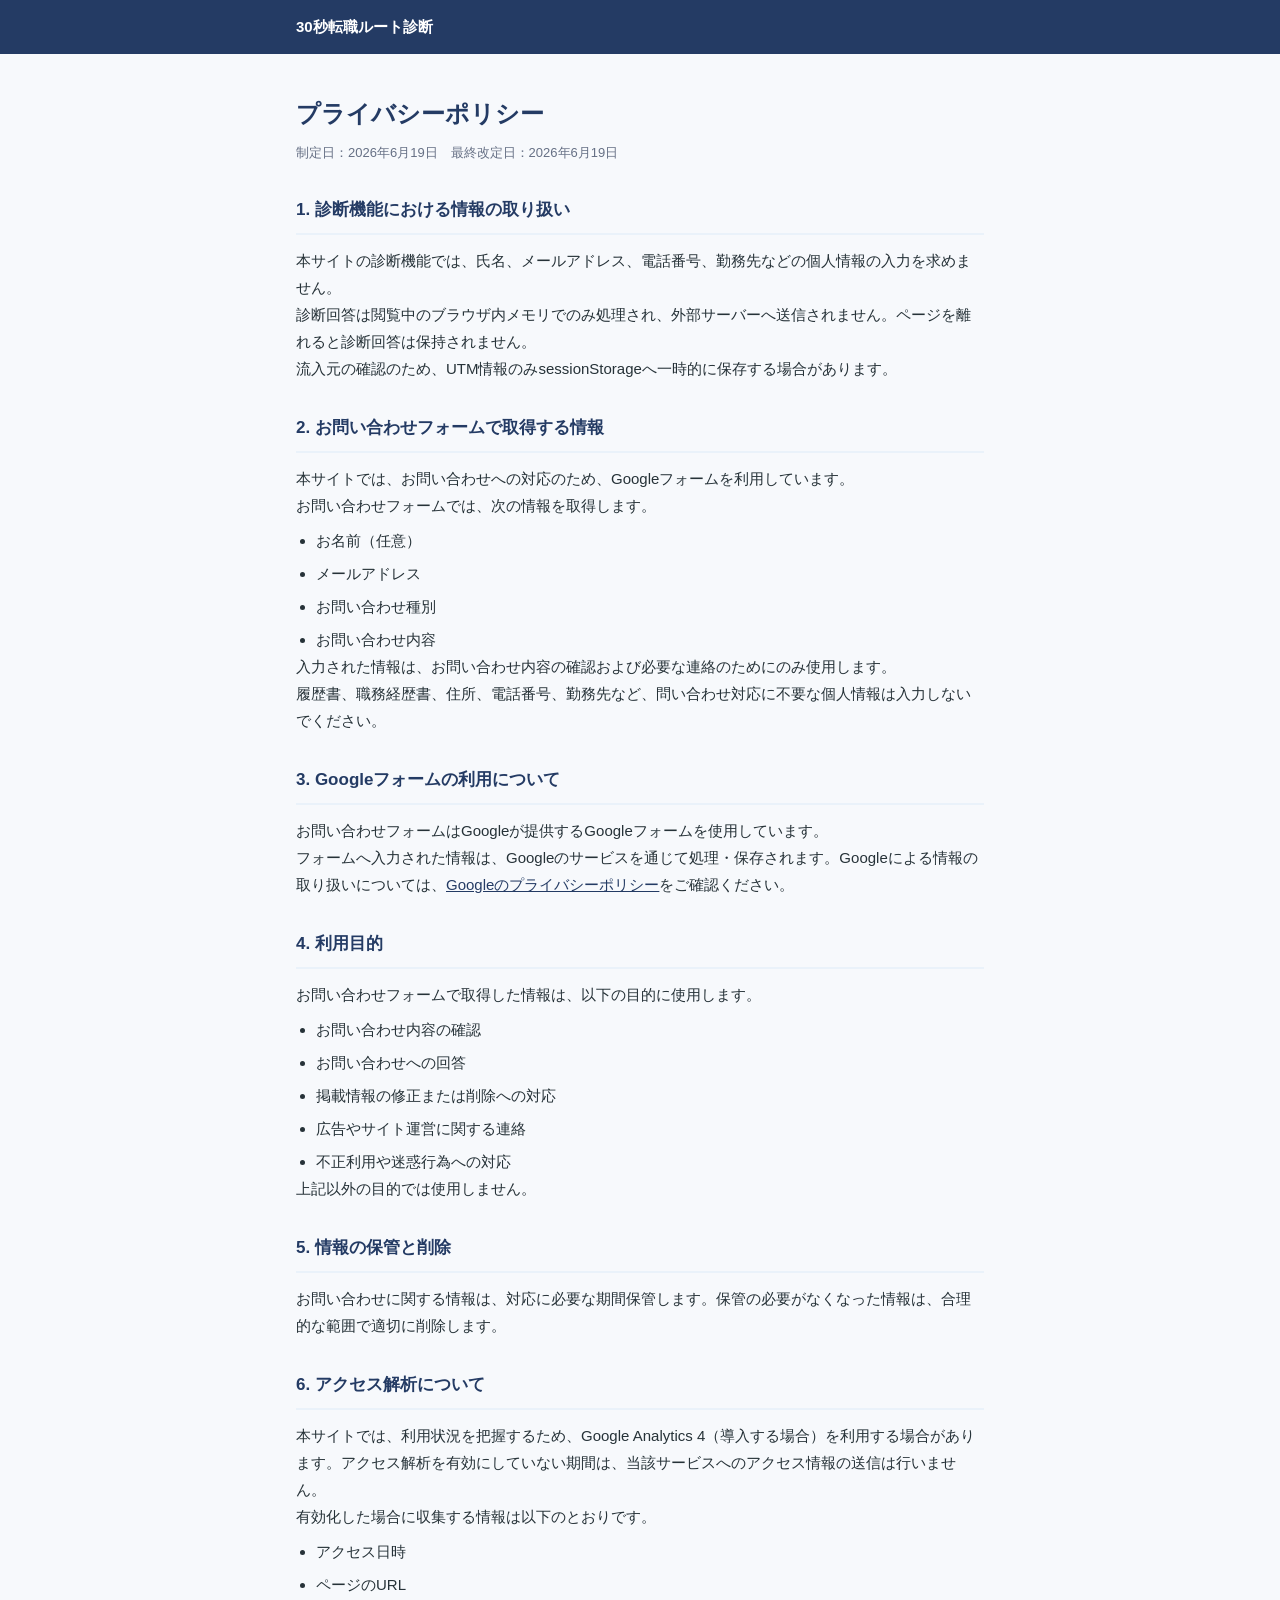
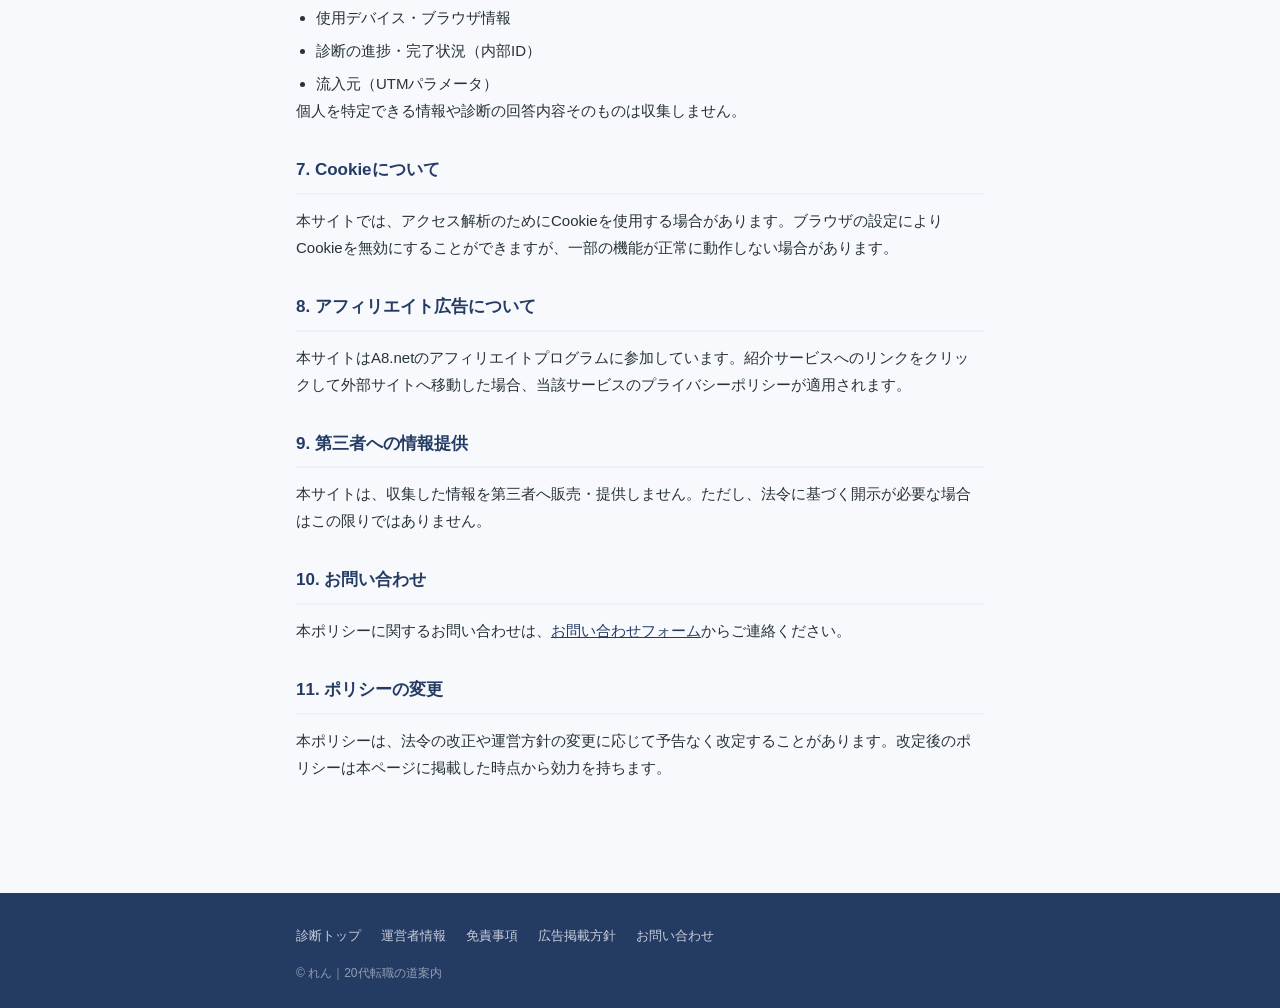
<file: privacy.html>
<!DOCTYPE html>
<html lang="ja">
<head>
  <meta charset="UTF-8">
  <meta name="viewport" content="width=device-width, initial-scale=1.0">
  <title>プライバシーポリシー｜30秒転職ルート診断</title>
  <link rel="icon" href="assets/images/favicon.png" type="image/png">
  <link rel="stylesheet" href="style.css">
  <link rel="canonical" href="https://kkazukia-spec.github.io/tenshoku-route-check/privacy.html">
</head>
<body>
<div class="legal-page">
  <header class="site-header">
    <div class="container">
      <a href="index.html" class="site-header__logo">30秒転職ルート診断</a>
    </div>
  </header>

  <main class="legal-body">
    <h1>プライバシーポリシー</h1>
    <p class="legal-date">制定日：2026年6月19日　最終改定日：2026年6月19日</p>

    <div class="legal-section">
      <h2>1. 診断機能における情報の取り扱い</h2>
      <p>本サイトの診断機能では、氏名、メールアドレス、電話番号、勤務先などの個人情報の入力を求めません。</p>
      <p>診断回答は閲覧中のブラウザ内メモリでのみ処理され、外部サーバーへ送信されません。ページを離れると診断回答は保持されません。</p>
      <p>流入元の確認のため、UTM情報のみsessionStorageへ一時的に保存する場合があります。</p>
    </div>

    <div class="legal-section">
      <h2>2. お問い合わせフォームで取得する情報</h2>
      <p>本サイトでは、お問い合わせへの対応のため、Googleフォームを利用しています。</p>
      <p>お問い合わせフォームでは、次の情報を取得します。</p>
      <ul>
        <li>お名前（任意）</li>
        <li>メールアドレス</li>
        <li>お問い合わせ種別</li>
        <li>お問い合わせ内容</li>
      </ul>
      <p>入力された情報は、お問い合わせ内容の確認および必要な連絡のためにのみ使用します。</p>
      <p>履歴書、職務経歴書、住所、電話番号、勤務先など、問い合わせ対応に不要な個人情報は入力しないでください。</p>
    </div>

    <div class="legal-section">
      <h2>3. Googleフォームの利用について</h2>
      <p>お問い合わせフォームはGoogleが提供するGoogleフォームを使用しています。</p>
      <p>フォームへ入力された情報は、Googleのサービスを通じて処理・保存されます。Googleによる情報の取り扱いについては、<a href="https://policies.google.com/privacy?hl=ja" target="_blank" rel="noopener noreferrer">Googleのプライバシーポリシー</a>をご確認ください。</p>
    </div>

    <div class="legal-section">
      <h2>4. 利用目的</h2>
      <p>お問い合わせフォームで取得した情報は、以下の目的に使用します。</p>
      <ul>
        <li>お問い合わせ内容の確認</li>
        <li>お問い合わせへの回答</li>
        <li>掲載情報の修正または削除への対応</li>
        <li>広告やサイト運営に関する連絡</li>
        <li>不正利用や迷惑行為への対応</li>
      </ul>
      <p>上記以外の目的では使用しません。</p>
    </div>

    <div class="legal-section">
      <h2>5. 情報の保管と削除</h2>
      <p>お問い合わせに関する情報は、対応に必要な期間保管します。保管の必要がなくなった情報は、合理的な範囲で適切に削除します。</p>
    </div>

    <div class="legal-section">
      <h2>6. アクセス解析について</h2>
      <p>本サイトでは、利用状況を把握するため、Google Analytics 4（導入する場合）を利用する場合があります。アクセス解析を有効にしていない期間は、当該サービスへのアクセス情報の送信は行いません。</p>
      <p>有効化した場合に収集する情報は以下のとおりです。</p>
      <ul>
        <li>アクセス日時</li>
        <li>ページのURL</li>
        <li>使用デバイス・ブラウザ情報</li>
        <li>診断の進捗・完了状況（内部ID）</li>
        <li>流入元（UTMパラメータ）</li>
      </ul>
      <p>個人を特定できる情報や診断の回答内容そのものは収集しません。</p>
    </div>

    <div class="legal-section">
      <h2>7. Cookieについて</h2>
      <p>本サイトでは、アクセス解析のためにCookieを使用する場合があります。ブラウザの設定によりCookieを無効にすることができますが、一部の機能が正常に動作しない場合があります。</p>
    </div>

    <div class="legal-section">
      <h2>8. アフィリエイト広告について</h2>
      <p>本サイトはA8.netのアフィリエイトプログラムに参加しています。紹介サービスへのリンクをクリックして外部サイトへ移動した場合、当該サービスのプライバシーポリシーが適用されます。</p>
    </div>

    <div class="legal-section">
      <h2>9. 第三者への情報提供</h2>
      <p>本サイトは、収集した情報を第三者へ販売・提供しません。ただし、法令に基づく開示が必要な場合はこの限りではありません。</p>
    </div>

    <div class="legal-section">
      <h2>10. お問い合わせ</h2>
      <p>本ポリシーに関するお問い合わせは、<a href="https://docs.google.com/forms/d/e/1FAIpQLSc9FiE9QrxssRtH7XwaJatHyO9ElNKXP9jEjue935tfSrN-sg/viewform" target="_blank" rel="noopener noreferrer">お問い合わせフォーム</a>からご連絡ください。</p>
    </div>

    <div class="legal-section">
      <h2>11. ポリシーの変更</h2>
      <p>本ポリシーは、法令の改正や運営方針の変更に応じて予告なく改定することがあります。改定後のポリシーは本ページに掲載した時点から効力を持ちます。</p>
    </div>
  </main>

  <footer class="site-footer">
    <div class="container">
      <nav class="site-footer__links" aria-label="サイトリンク">
        <a href="index.html">診断トップ</a>
        <a href="about.html">運営者情報</a>
        <a href="disclaimer.html">免責事項</a>
        <a href="advertising-policy.html">広告掲載方針</a>
        <a href="https://docs.google.com/forms/d/e/1FAIpQLSc9FiE9QrxssRtH7XwaJatHyO9ElNKXP9jEjue935tfSrN-sg/viewform" target="_blank" rel="noopener noreferrer">お問い合わせ</a>
      </nav>
      <p class="site-footer__copy">© れん｜20代転職の道案内</p>
    </div>
  </footer>
</div>
</body>
</html>
</file>
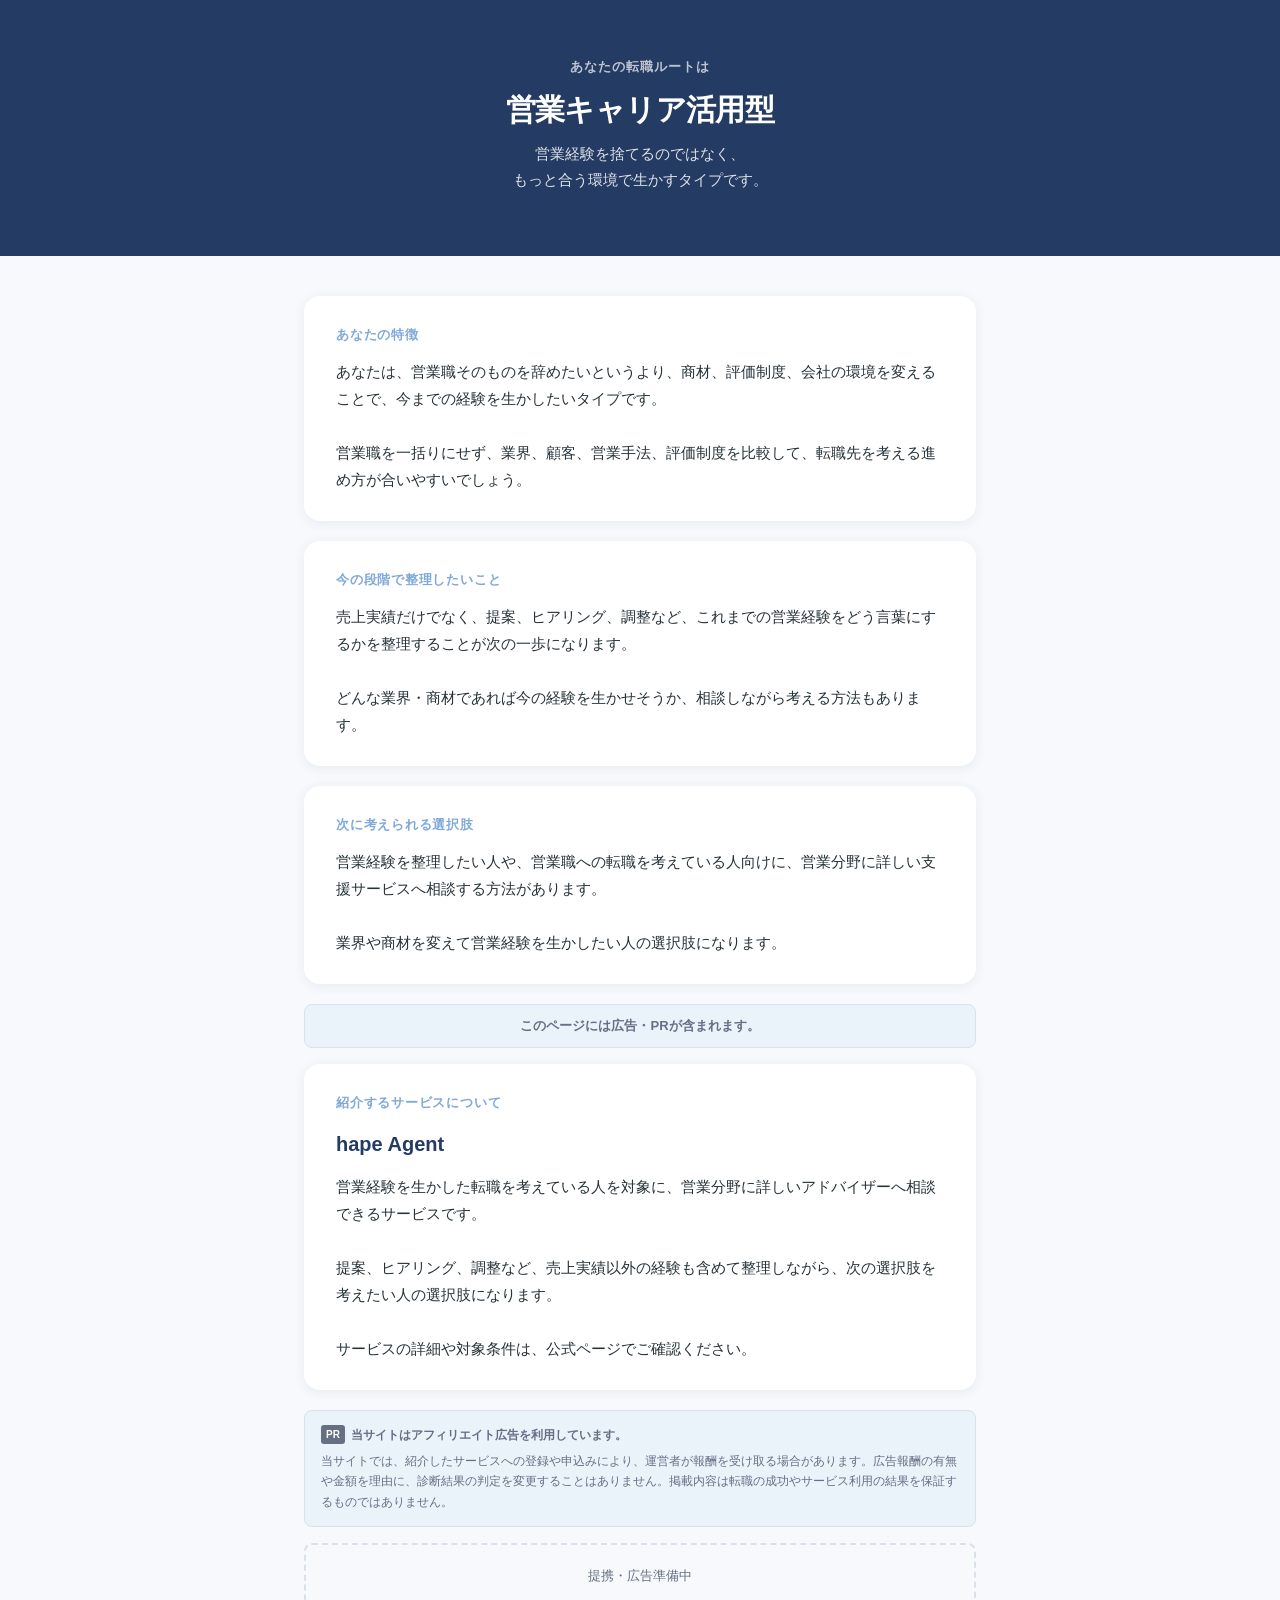
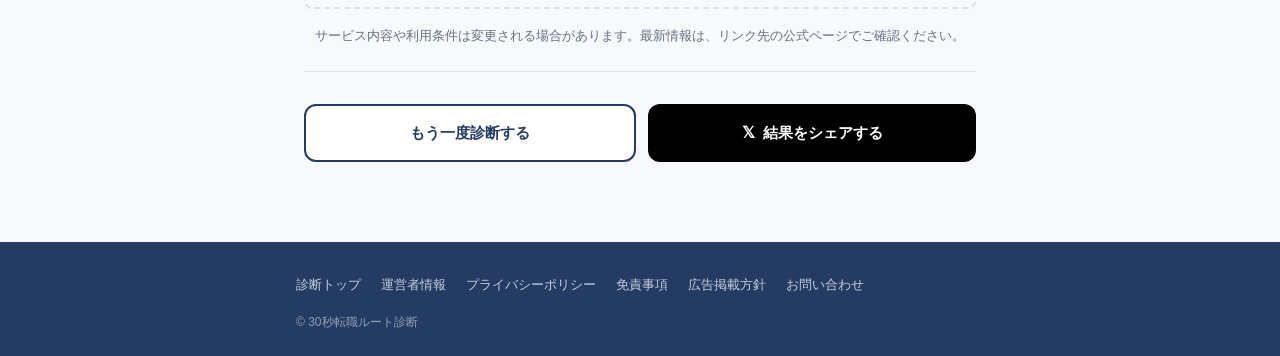
<file: restart.html>
<!DOCTYPE html>
<html lang="ja">
<head>
  <meta charset="UTF-8">
  <meta name="viewport" content="width=device-width, initial-scale=1.0">
  <title>営業キャリア活用型｜30秒転職ルート診断</title>
  <meta name="robots" content="noindex">
  <link rel="icon" href="../assets/images/favicon.png" type="image/png">
  <link rel="stylesheet" href="../style.css">
  <script src="../assets/js/analytics.js" defer></script>
</head>
<body>
<div class="result-page" data-result-type="SALES">

  <!-- 1. 診断結果名 -->
  <div class="result-hero">
    <p class="result-hero__eyebrow">あなたの転職ルートは</p>
    <h1 class="result-hero__type">営業キャリア活用型</h1>
    <p class="result-hero__catch">営業経験を捨てるのではなく、
もっと合う環境で生かすタイプです。</p>
  </div>

  <div class="result-body">

    <!-- 2. 結果タイプの特徴 -->
    <div class="result-card">
      <p class="result-card__title">あなたの特徴</p>
      <p class="result-card__body">あなたは、営業職そのものを辞めたいというより、商材、評価制度、会社の環境を変えることで、今までの経験を生かしたいタイプです。

営業職を一括りにせず、業界、顧客、営業手法、評価制度を比較して、転職先を考える進め方が合いやすいでしょう。</p>
    </div>

    <!-- 3. 今の段階で整理したいこと -->
    <div class="result-card">
      <p class="result-card__title">今の段階で整理したいこと</p>
      <p class="result-card__body">売上実績だけでなく、提案、ヒアリング、調整など、これまでの営業経験をどう言葉にするかを整理することが次の一歩になります。

どんな業界・商材であれば今の経験を生かせそうか、相談しながら考える方法もあります。</p>
    </div>

    <!-- 4. 次に考えられる選択肢 -->
    <div class="result-card">
      <p class="result-card__title">次に考えられる選択肢</p>
      <p class="result-card__body">営業経験を整理したい人や、営業職への転職を考えている人向けに、営業分野に詳しい支援サービスへ相談する方法があります。

業界や商材を変えて営業経験を生かしたい人の選択肢になります。</p>
    </div>

    <div class="ad-disclosure-top">このページには広告・PRが含まれます。</div>
    <!-- 5. 紹介サービスの一般的な特徴 -->
    <div class="result-card">
      <p class="result-card__title">紹介するサービスについて</p>
      <p class="service-name">hape Agent</p>
      <p class="result-card__body">営業経験を生かした転職を考えている人を対象に、営業分野に詳しいアドバイザーへ相談できるサービスです。

提案、ヒアリング、調整など、売上実績以外の経験も含めて整理しながら、次の選択肢を考えたい人の選択肢になります。

サービスの詳細や対象条件は、公式ページでご確認ください。</p>
    </div>

    <!-- 6. 広告・PR表記 -->
    <div class="pr-notice">
      <p class="pr-notice__short"><span class="pr-tag">PR</span>当サイトはアフィリエイト広告を利用しています。</p>
      <p class="pr-notice__detail">当サイトでは、紹介したサービスへの登録や申込みにより、運営者が報酬を受け取る場合があります。広告報酬の有無や金額を理由に、診断結果の判定を変更することはありません。掲載内容は転職の成功やサービス利用の結果を保証するものではありません。</p>
    </div>

    <!-- 7. A8正式広告コード用のaffiliate-slot -->
    <!-- A8広告コード開始：運営者がコード全文を貼り付ける -->
    <div class="affiliate-slot affiliate-slot--sales" data-service-key="hape_agent" data-cta-position="main">
      <p class="affiliate-placeholder">提携・広告準備中</p>
    </div>
    <!-- A8広告コード終了 -->

    <!-- 8. 最新情報確認の注意書き -->
    <p class="update-notice">サービス内容や利用条件は変更される場合があります。最新情報は、リンク先の公式ページでご確認ください。</p>

    <hr class="divider">

    <!-- 9. もう一度診断する / 10. Xで結果を共有する -->
    <div class="retry-share">
      <a href="../index.html" class="btn-retry" id="btn-retry">もう一度診断する</a>
      <a href="#" class="btn-share" id="btn-share" aria-label="診断結果をXでシェアする">
        <span class="btn-share__icon" aria-hidden="true">𝕏</span>結果をシェアする
      </a>
    </div>

  </div>
</div>

<footer class="site-footer">
  <div class="container">
    <nav class="site-footer__links" aria-label="サイトリンク">
      <a href="../index.html">診断トップ</a>
      <a href="../about.html">運営者情報</a>
      <a href="../privacy.html">プライバシーポリシー</a>
      <a href="../disclaimer.html">免責事項</a>
      <a href="../advertising-policy.html">広告掲載方針</a>
      <a href="https://docs.google.com/forms/d/e/1FAIpQLSc9FiE9QrxssRtH7XwaJatHyO9ElNKXP9jEjue935tfSrN-sg/viewform" target="_blank" rel="noopener noreferrer">お問い合わせ</a>
    </nav>
    <p class="site-footer__copy">© 30秒転職ルート診断</p>
  </div>
</footer>

<script>
  document.getElementById('btn-share').addEventListener('click', function (e) {
    e.preventDefault();
    var shareUrl = new URL('../index.html', window.location.href).href;
    var text = encodeURIComponent('私は「営業キャリア活用型」でした！\n営業経験を、もっと自分に合う環境で生かしたいタイプ。\n#30秒転職ルート診断');
    window.open('https://twitter.com/intent/tweet?text=' + text + '&url=' + encodeURIComponent(shareUrl), '_blank', 'noopener');
    if (typeof window.trackEvent === 'function') window.trackEvent('share_click', { result_type: 'SALES' });
  });
  document.getElementById('btn-retry').addEventListener('click', function () {
    if (typeof window.trackEvent === 'function') window.trackEvent('retry_click', {});
  });
</script>
</body>
</html>
</file>
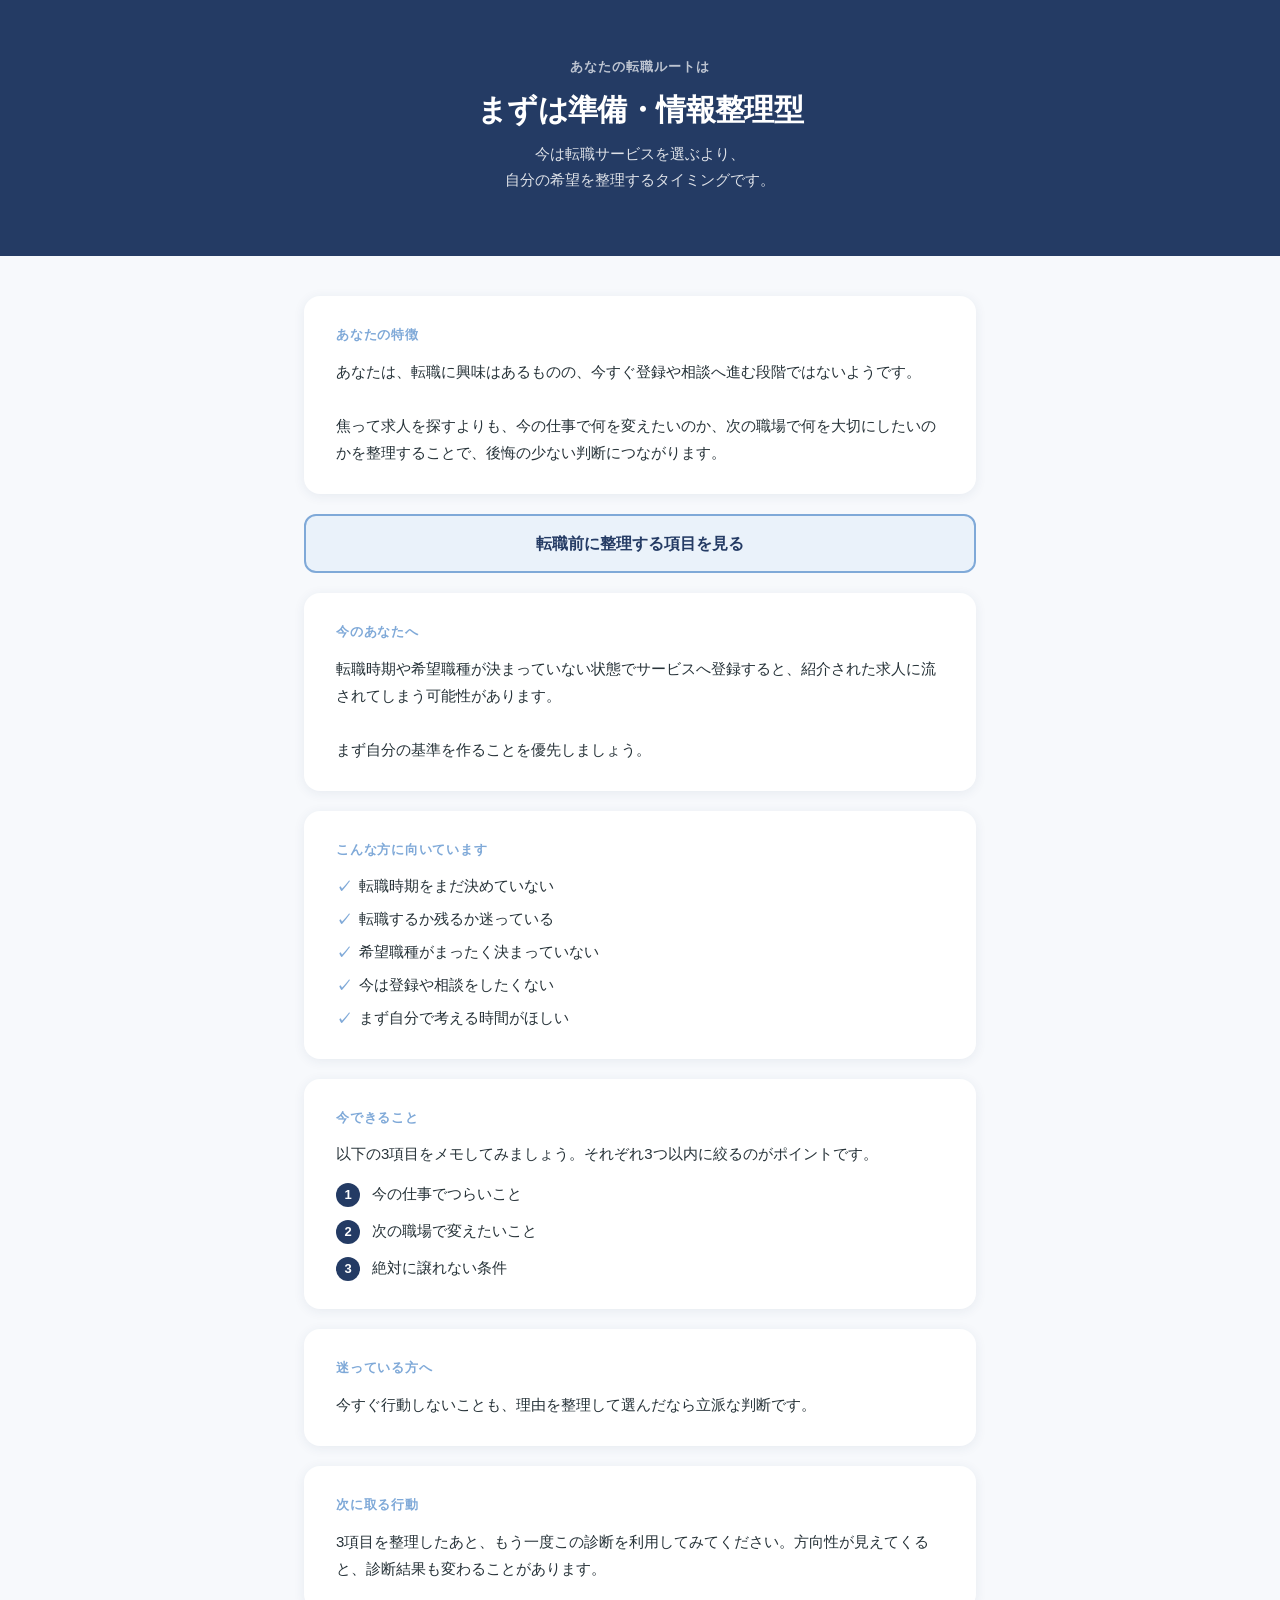
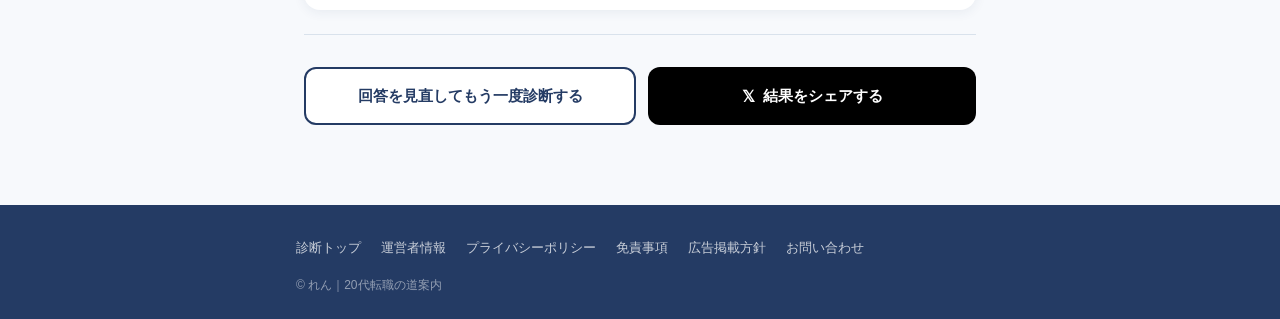
<file: sales.html>
<!DOCTYPE html>
<html lang="ja">
<head>
  <meta charset="UTF-8">
  <meta name="viewport" content="width=device-width, initial-scale=1.0">
  <title>まずは準備・情報整理型｜30秒転職ルート診断</title>
  <meta name="robots" content="noindex">
  <link rel="icon" href="../assets/images/favicon.png" type="image/png">
  <link rel="stylesheet" href="../style.css">
  <script src="../assets/js/analytics.js" defer></script>
  <style>
    .prepare-checklist-btn {
      display: block;
      width: 100%;
      padding: 14px 24px;
      background: var(--color-blue-light);
      color: var(--color-navy);
      font-size: 16px;
      font-weight: 700;
      border: 2px solid var(--color-blue);
      border-radius: var(--radius-btn);
      cursor: pointer;
      text-align: center;
      text-decoration: none;
      transition: background var(--transition-fast);
      min-height: 50px;
      margin-bottom: 20px;
    }
    .prepare-checklist-btn:hover { background: var(--color-blue); color: #fff; opacity: 1; }
    #checklist-section { scroll-margin-top: 20px; }
  </style>
</head>
<body>
<!-- data-no-affiliate: PREPAREでは affiliate_cta_click を発火させない -->
<div class="result-page" data-result-type="PREPARE" data-no-affiliate>

  <div class="result-hero">
    <p class="result-hero__eyebrow">あなたの転職ルートは</p>
    <h1 class="result-hero__type">まずは準備・情報整理型</h1>
    <p class="result-hero__catch">今は転職サービスを選ぶより、
自分の希望を整理するタイミングです。</p>
  </div>

  <div class="result-body">

    <div class="result-card">
      <p class="result-card__title">あなたの特徴</p>
      <p class="result-card__body">あなたは、転職に興味はあるものの、今すぐ登録や相談へ進む段階ではないようです。

焦って求人を探すよりも、今の仕事で何を変えたいのか、次の職場で何を大切にしたいのかを整理することで、後悔の少ない判断につながります。</p>
    </div>

    <!-- 広告リンクではなく、ページ内チェックリストへの内部リンク -->
    <a href="#checklist-section" class="prepare-checklist-btn">
      転職前に整理する項目を見る
    </a>

    <!-- PR表記・広告スロット・CTAボタンなし（PREPARE仕様） -->

    <div class="result-card">
      <p class="result-card__title">今のあなたへ</p>
      <p class="result-card__body">転職時期や希望職種が決まっていない状態でサービスへ登録すると、紹介された求人に流されてしまう可能性があります。

まず自分の基準を作ることを優先しましょう。</p>
    </div>

    <div class="result-card">
      <p class="result-card__title">こんな方に向いています</p>
      <ul class="suitable-list">
        <li>転職時期をまだ決めていない</li>
        <li>転職するか残るか迷っている</li>
        <li>希望職種がまったく決まっていない</li>
        <li>今は登録や相談をしたくない</li>
        <li>まず自分で考える時間がほしい</li>
      </ul>
    </div>

    <div class="result-card" id="checklist-section">
      <p class="result-card__title">今できること</p>
      <p style="font-size:15px; color:var(--color-text); margin-bottom:16px; line-height:1.7;">以下の3項目をメモしてみましょう。それぞれ3つ以内に絞るのがポイントです。</p>
      <ol class="todo-list">
        <li>今の仕事でつらいこと</li>
        <li>次の職場で変えたいこと</li>
        <li>絶対に譲れない条件</li>
      </ol>
    </div>

    <div class="result-card">
      <p class="result-card__title">迷っている方へ</p>
      <p class="result-card__body">今すぐ行動しないことも、理由を整理して選んだなら立派な判断です。</p>
    </div>

    <div class="result-card">
      <p class="result-card__title">次に取る行動</p>
      <p class="result-card__body">3項目を整理したあと、もう一度この診断を利用してみてください。方向性が見えてくると、診断結果も変わることがあります。</p>
    </div>

    <hr class="divider">

    <div class="retry-share">
      <a href="../index.html" class="btn-retry" id="btn-retry">回答を見直してもう一度診断する</a>
      <a href="#" class="btn-share" id="btn-share" aria-label="診断結果をXでシェアする">
        <span class="btn-share__icon" aria-hidden="true">𝕏</span>結果をシェアする
      </a>
    </div>

  </div>
</div>

<footer class="site-footer">
  <div class="container">
    <nav class="site-footer__links" aria-label="サイトリンク">
      <a href="../index.html">診断トップ</a>
      <a href="../about.html">運営者情報</a>
      <a href="../privacy.html">プライバシーポリシー</a>
      <a href="../disclaimer.html">免責事項</a>
      <a href="../advertising-policy.html">広告掲載方針</a>
      <a href="https://docs.google.com/forms/d/e/1FAIpQLSc9FiE9QrxssRtH7XwaJatHyO9ElNKXP9jEjue935tfSrN-sg/viewform" target="_blank" rel="noopener noreferrer">お問い合わせ</a>
    </nav>
    <p class="site-footer__copy">© れん｜20代転職の道案内</p>
  </div>
</footer>

<script>
  // PREPAREでは affiliate_cta_click を発火させない（data-no-affiliate で制御済み）
  document.getElementById('btn-share').addEventListener('click', function (e) {
    e.preventDefault();
    var shareUrl = new URL('../index.html', window.location.href).href;
    var text = encodeURIComponent('私は「まずは準備・情報整理型」でした！\n今は転職先を探すより、自分の希望を整理するタイミング。\n#30秒転職ルート診断');
    window.open('https://twitter.com/intent/tweet?text=' + text + '&url=' + encodeURIComponent(shareUrl), '_blank', 'noopener');
    if (typeof window.trackEvent === 'function') window.trackEvent('share_click', { result_type: 'PREPARE' });
  });
  document.getElementById('btn-retry').addEventListener('click', function () {
    if (typeof window.trackEvent === 'function') window.trackEvent('retry_click', {});
  });
</script>
</body>
</html>
</file>
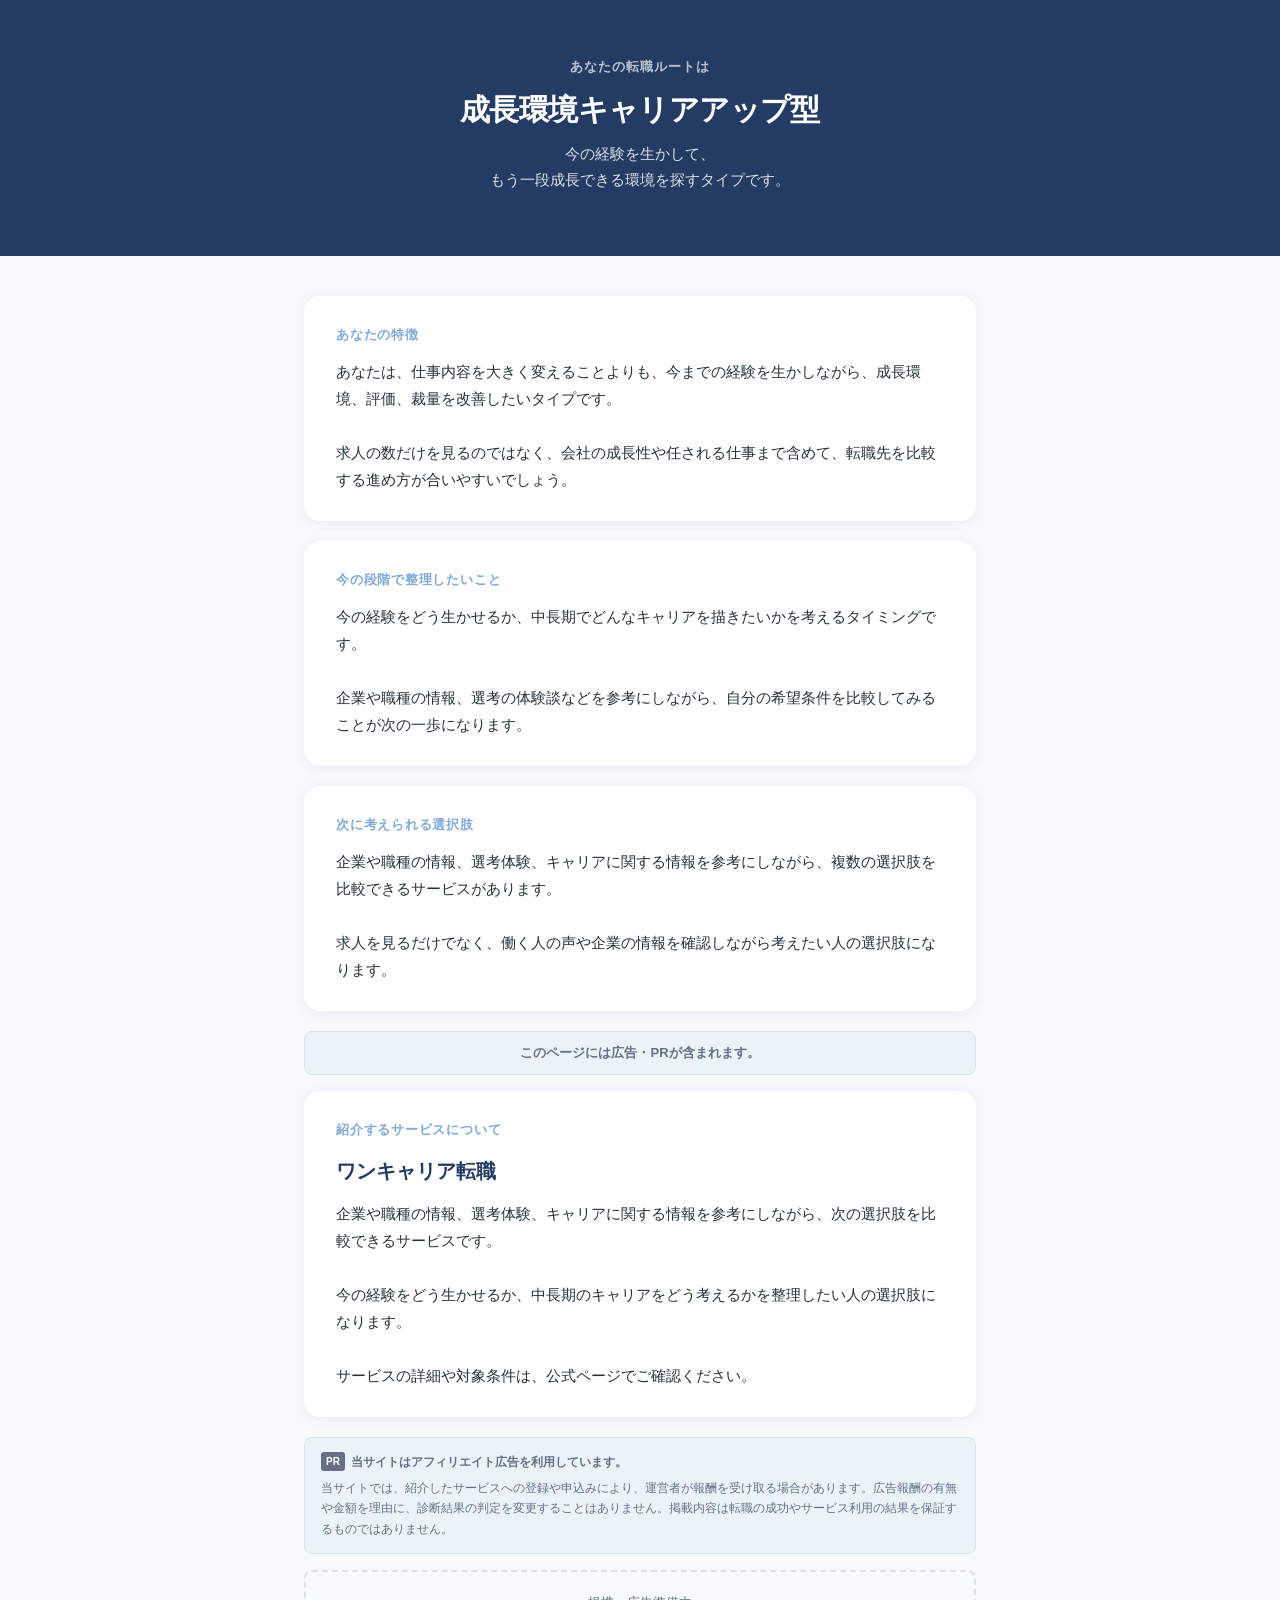
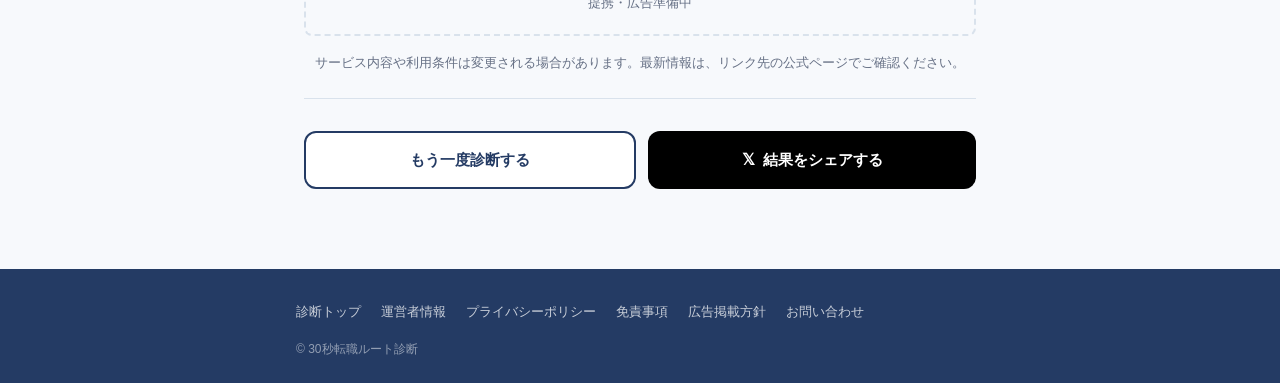
<file: results/growth.html>
<!DOCTYPE html>
<html lang="ja">
<head>
  <meta charset="UTF-8">
  <meta name="viewport" content="width=device-width, initial-scale=1.0">
  <title>成長環境キャリアアップ型｜30秒転職ルート診断</title>
  <meta name="robots" content="noindex">
  <link rel="icon" href="../assets/images/favicon.png" type="image/png">
  <link rel="stylesheet" href="../style.css">
  <script src="../assets/js/analytics.js" defer></script>
  <link rel="canonical" href="https://kkazukia-spec.github.io/tenshoku-route-check/results/growth.html">
</head>
<body>
<div class="result-page" data-result-type="GROWTH">

  <!-- 1. 診断結果名 -->
  <div class="result-hero">
    <p class="result-hero__eyebrow">あなたの転職ルートは</p>
    <h1 class="result-hero__type">成長環境キャリアアップ型</h1>
    <p class="result-hero__catch">今の経験を生かして、
もう一段成長できる環境を探すタイプです。</p>
  </div>

  <div class="result-body">

    <!-- 2. 結果タイプの特徴 -->
    <div class="result-card">
      <p class="result-card__title">あなたの特徴</p>
      <p class="result-card__body">あなたは、仕事内容を大きく変えることよりも、今までの経験を生かしながら、成長環境、評価、裁量を改善したいタイプです。

求人の数だけを見るのではなく、会社の成長性や任される仕事まで含めて、転職先を比較する進め方が合いやすいでしょう。</p>
    </div>

    <!-- 3. 今の段階で整理したいこと -->
    <div class="result-card">
      <p class="result-card__title">今の段階で整理したいこと</p>
      <p class="result-card__body">今の経験をどう生かせるか、中長期でどんなキャリアを描きたいかを考えるタイミングです。

企業や職種の情報、選考の体験談などを参考にしながら、自分の希望条件を比較してみることが次の一歩になります。</p>
    </div>

    <!-- 4. 次に考えられる選択肢 -->
    <div class="result-card">
      <p class="result-card__title">次に考えられる選択肢</p>
      <p class="result-card__body">企業や職種の情報、選考体験、キャリアに関する情報を参考にしながら、複数の選択肢を比較できるサービスがあります。

求人を見るだけでなく、働く人の声や企業の情報を確認しながら考えたい人の選択肢になります。</p>
    </div>

    <div class="ad-disclosure-top">このページには広告・PRが含まれます。</div>
    <!-- 5. 紹介サービスの一般的な特徴 -->
    <div class="result-card">
      <p class="result-card__title">紹介するサービスについて</p>
      <p class="service-name">ワンキャリア転職</p>
      <p class="result-card__body">企業や職種の情報、選考体験、キャリアに関する情報を参考にしながら、次の選択肢を比較できるサービスです。

今の経験をどう生かせるか、中長期のキャリアをどう考えるかを整理したい人の選択肢になります。

サービスの詳細や対象条件は、公式ページでご確認ください。</p>
    </div>

    <!-- 6. 広告・PR表記 -->
    <div class="pr-notice">
      <p class="pr-notice__short"><span class="pr-tag">PR</span>当サイトはアフィリエイト広告を利用しています。</p>
      <p class="pr-notice__detail">当サイトでは、紹介したサービスへの登録や申込みにより、運営者が報酬を受け取る場合があります。広告報酬の有無や金額を理由に、診断結果の判定を変更することはありません。掲載内容は転職の成功やサービス利用の結果を保証するものではありません。</p>
    </div>

    <!-- 7. A8正式広告コード用のaffiliate-slot -->
    <!-- A8広告コード開始：運営者がコード全文を貼り付ける -->
    <div class="affiliate-slot affiliate-slot--growth" data-service-key="onecareer" data-cta-position="main">
      <p class="affiliate-placeholder">提携・広告準備中</p>
    </div>
    <!-- A8広告コード終了 -->

    <!-- 8. 最新情報確認の注意書き -->
    <p class="update-notice">サービス内容や利用条件は変更される場合があります。最新情報は、リンク先の公式ページでご確認ください。</p>

    <hr class="divider">

    <!-- 9. もう一度診断する / 10. Xで結果を共有する -->
    <div class="retry-share">
      <a href="../index.html" class="btn-retry" id="btn-retry">もう一度診断する</a>
      <a href="#" class="btn-share" id="btn-share" aria-label="診断結果をXでシェアする">
        <span class="btn-share__icon" aria-hidden="true">𝕏</span>結果をシェアする
      </a>
    </div>

  </div>
</div>

<footer class="site-footer">
  <div class="container">
    <nav class="site-footer__links" aria-label="サイトリンク">
      <a href="../index.html">診断トップ</a>
      <a href="../about.html">運営者情報</a>
      <a href="../privacy.html">プライバシーポリシー</a>
      <a href="../disclaimer.html">免責事項</a>
      <a href="../advertising-policy.html">広告掲載方針</a>
      <a href="https://docs.google.com/forms/d/e/1FAIpQLSc9FiE9QrxssRtH7XwaJatHyO9ElNKXP9jEjue935tfSrN-sg/viewform" target="_blank" rel="noopener noreferrer">お問い合わせ</a>
    </nav>
    <p class="site-footer__copy">© 30秒転職ルート診断</p>
  </div>
</footer>

<script>
  document.getElementById('btn-share').addEventListener('click', function (e) {
    e.preventDefault();
    var shareUrl = 'https://kkazukia-spec.github.io/tenshoku-route-check/';
    var text = encodeURIComponent('私は「成長環境キャリアアップ型」でした！\n今の経験を、次の成長につなげたいタイプ。\n#30秒転職ルート診断');
    window.open('https://twitter.com/intent/tweet?text=' + text + '&url=' + encodeURIComponent(shareUrl), '_blank', 'noopener');
    if (typeof window.trackEvent === 'function') window.trackEvent('share_click', { result_type: 'GROWTH' });
  });
  document.getElementById('btn-retry').addEventListener('click', function () {
    if (typeof window.trackEvent === 'function') window.trackEvent('retry_click', {});
  });
</script>
</body>
</html>
</file>
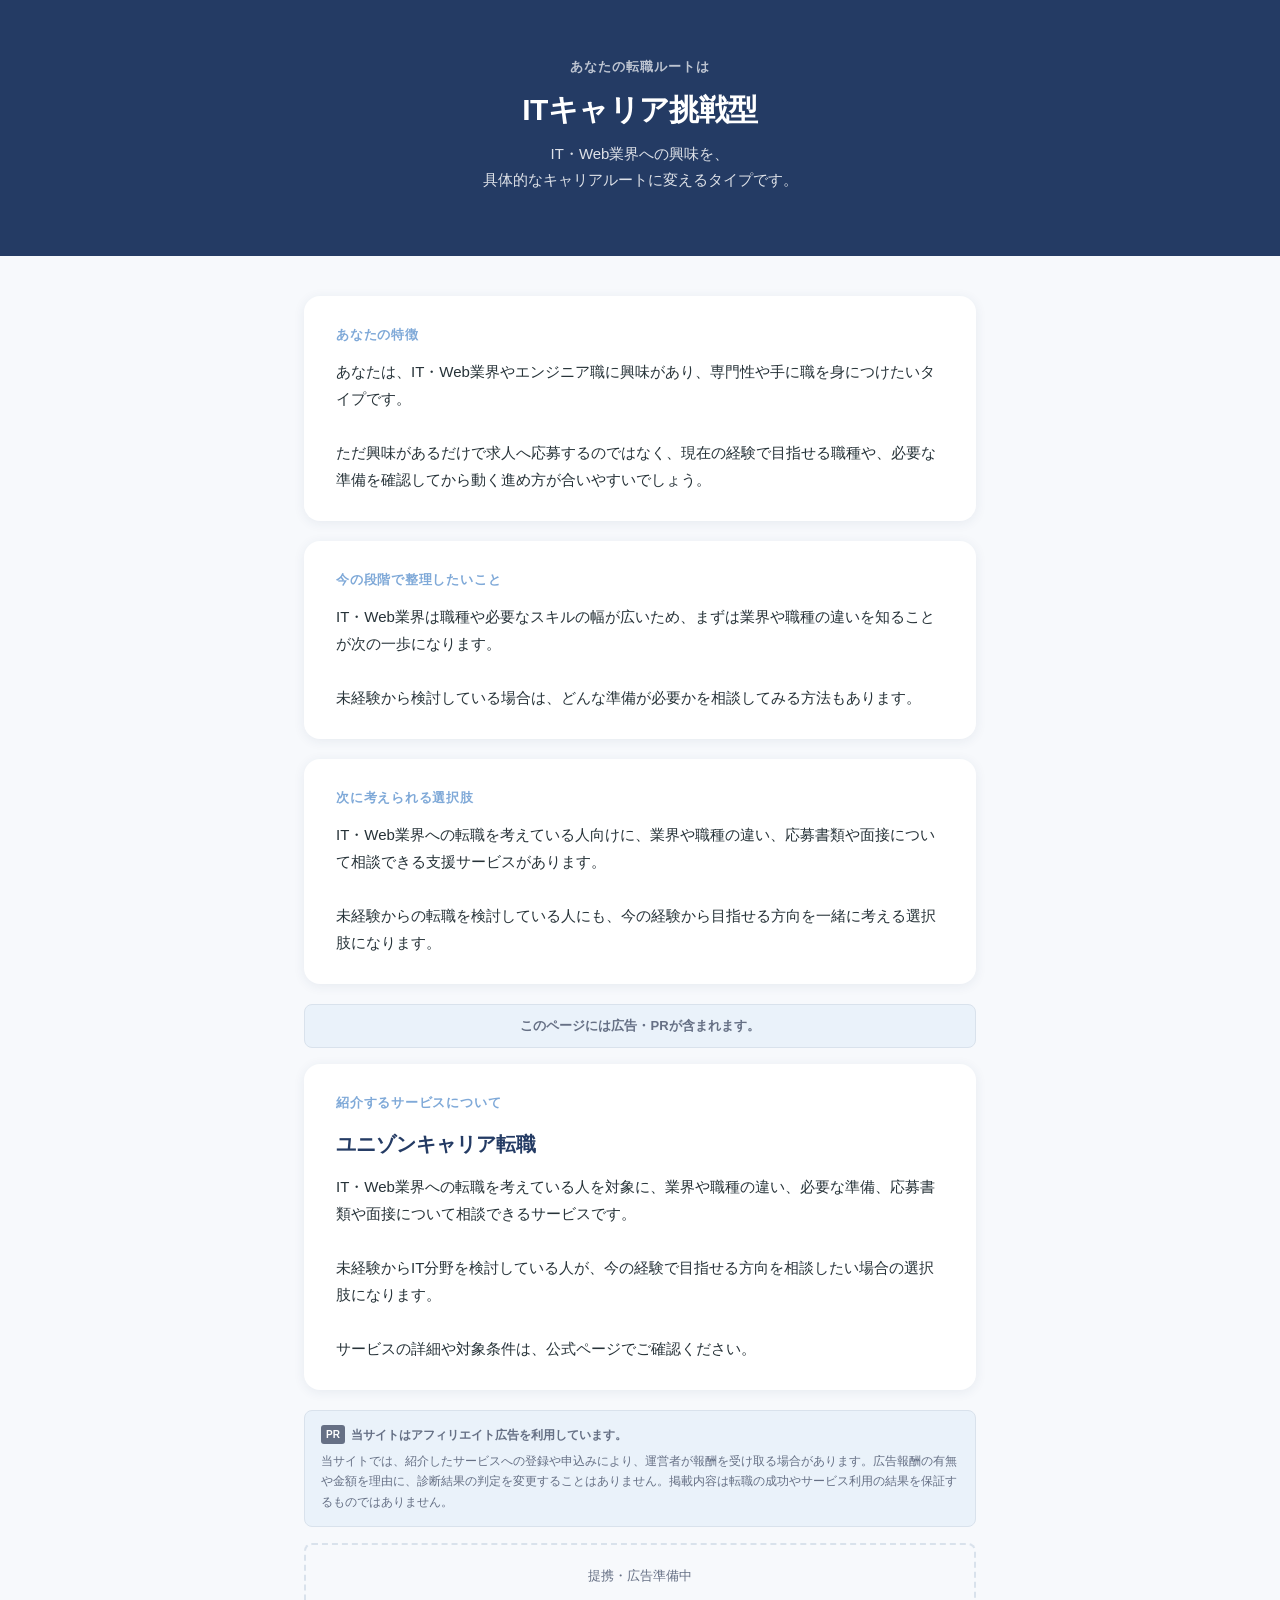
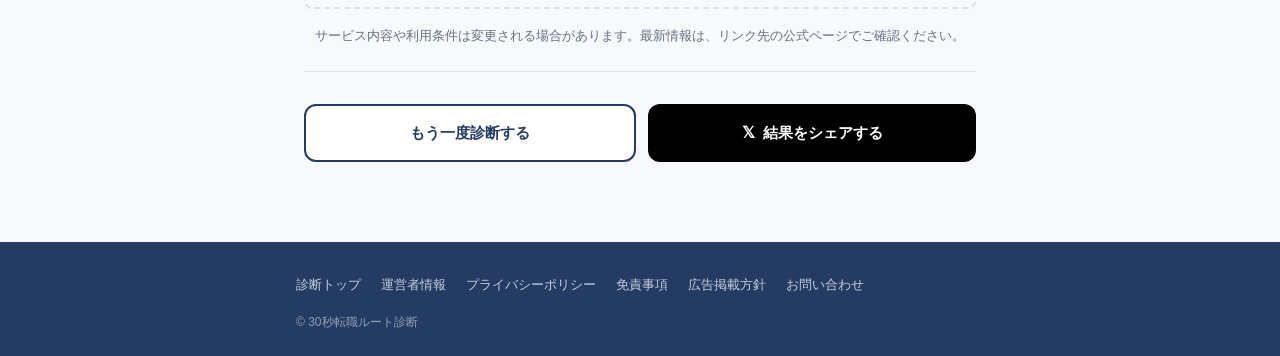
<file: results/it.html>
<!DOCTYPE html>
<html lang="ja">
<head>
  <meta charset="UTF-8">
  <meta name="viewport" content="width=device-width, initial-scale=1.0">
  <title>ITキャリア挑戦型｜30秒転職ルート診断</title>
  <meta name="robots" content="noindex">
  <link rel="icon" href="../assets/images/favicon.png" type="image/png">
  <link rel="stylesheet" href="../style.css">
  <script src="../assets/js/analytics.js" defer></script>
  <link rel="canonical" href="https://kkazukia-spec.github.io/tenshoku-route-check/results/it.html">
</head>
<body>
<div class="result-page" data-result-type="IT">

  <!-- 1. 診断結果名 -->
  <div class="result-hero">
    <p class="result-hero__eyebrow">あなたの転職ルートは</p>
    <h1 class="result-hero__type">ITキャリア挑戦型</h1>
    <p class="result-hero__catch">IT・Web業界への興味を、
具体的なキャリアルートに変えるタイプです。</p>
  </div>

  <div class="result-body">

    <!-- 2. 結果タイプの特徴 -->
    <div class="result-card">
      <p class="result-card__title">あなたの特徴</p>
      <p class="result-card__body">あなたは、IT・Web業界やエンジニア職に興味があり、専門性や手に職を身につけたいタイプです。

ただ興味があるだけで求人へ応募するのではなく、現在の経験で目指せる職種や、必要な準備を確認してから動く進め方が合いやすいでしょう。</p>
    </div>

    <!-- 3. 今の段階で整理したいこと -->
    <div class="result-card">
      <p class="result-card__title">今の段階で整理したいこと</p>
      <p class="result-card__body">IT・Web業界は職種や必要なスキルの幅が広いため、まずは業界や職種の違いを知ることが次の一歩になります。

未経験から検討している場合は、どんな準備が必要かを相談してみる方法もあります。</p>
    </div>

    <!-- 4. 次に考えられる選択肢 -->
    <div class="result-card">
      <p class="result-card__title">次に考えられる選択肢</p>
      <p class="result-card__body">IT・Web業界への転職を考えている人向けに、業界や職種の違い、応募書類や面接について相談できる支援サービスがあります。

未経験からの転職を検討している人にも、今の経験から目指せる方向を一緒に考える選択肢になります。</p>
    </div>

    <div class="ad-disclosure-top">このページには広告・PRが含まれます。</div>
    <!-- 5. 紹介サービスの一般的な特徴 -->
    <div class="result-card">
      <p class="result-card__title">紹介するサービスについて</p>
      <p class="service-name">ユニゾンキャリア転職</p>
      <p class="result-card__body">IT・Web業界への転職を考えている人を対象に、業界や職種の違い、必要な準備、応募書類や面接について相談できるサービスです。

未経験からIT分野を検討している人が、今の経験で目指せる方向を相談したい場合の選択肢になります。

サービスの詳細や対象条件は、公式ページでご確認ください。</p>
    </div>

    <!-- 6. 広告・PR表記 -->
    <div class="pr-notice">
      <p class="pr-notice__short"><span class="pr-tag">PR</span>当サイトはアフィリエイト広告を利用しています。</p>
      <p class="pr-notice__detail">当サイトでは、紹介したサービスへの登録や申込みにより、運営者が報酬を受け取る場合があります。広告報酬の有無や金額を理由に、診断結果の判定を変更することはありません。掲載内容は転職の成功やサービス利用の結果を保証するものではありません。</p>
    </div>

    <!-- 7. A8正式広告コード用のaffiliate-slot -->
    <!-- A8広告コード開始：運営者がコード全文を貼り付ける -->
    <div class="affiliate-slot affiliate-slot--it" data-service-key="unison_career" data-cta-position="main">
      <p class="affiliate-placeholder">提携・広告準備中</p>
    </div>
    <!-- A8広告コード終了 -->

    <!-- 8. 最新情報確認の注意書き -->
    <p class="update-notice">サービス内容や利用条件は変更される場合があります。最新情報は、リンク先の公式ページでご確認ください。</p>

    <hr class="divider">

    <!-- 9. もう一度診断する / 10. Xで結果を共有する -->
    <div class="retry-share">
      <a href="../index.html" class="btn-retry" id="btn-retry">もう一度診断する</a>
      <a href="#" class="btn-share" id="btn-share" aria-label="診断結果をXでシェアする">
        <span class="btn-share__icon" aria-hidden="true">𝕏</span>結果をシェアする
      </a>
    </div>

  </div>
</div>

<footer class="site-footer">
  <div class="container">
    <nav class="site-footer__links" aria-label="サイトリンク">
      <a href="../index.html">診断トップ</a>
      <a href="../about.html">運営者情報</a>
      <a href="../privacy.html">プライバシーポリシー</a>
      <a href="../disclaimer.html">免責事項</a>
      <a href="../advertising-policy.html">広告掲載方針</a>
      <a href="https://docs.google.com/forms/d/e/1FAIpQLSc9FiE9QrxssRtH7XwaJatHyO9ElNKXP9jEjue935tfSrN-sg/viewform" target="_blank" rel="noopener noreferrer">お問い合わせ</a>
    </nav>
    <p class="site-footer__copy">© 30秒転職ルート診断</p>
  </div>
</footer>

<script>
  document.getElementById('btn-share').addEventListener('click', function (e) {
    e.preventDefault();
    var shareUrl = 'https://kkazukia-spec.github.io/tenshoku-route-check/';
    var text = encodeURIComponent('私は「ITキャリア挑戦型」でした！\nIT・Webへの興味を、具体的なルートに変えたいタイプ。\n#30秒転職ルート診断');
    window.open('https://twitter.com/intent/tweet?text=' + text + '&url=' + encodeURIComponent(shareUrl), '_blank', 'noopener');
    if (typeof window.trackEvent === 'function') window.trackEvent('share_click', { result_type: 'IT' });
  });
  document.getElementById('btn-retry').addEventListener('click', function () {
    if (typeof window.trackEvent === 'function') window.trackEvent('retry_click', {});
  });
</script>
</body>
</html>
</file>
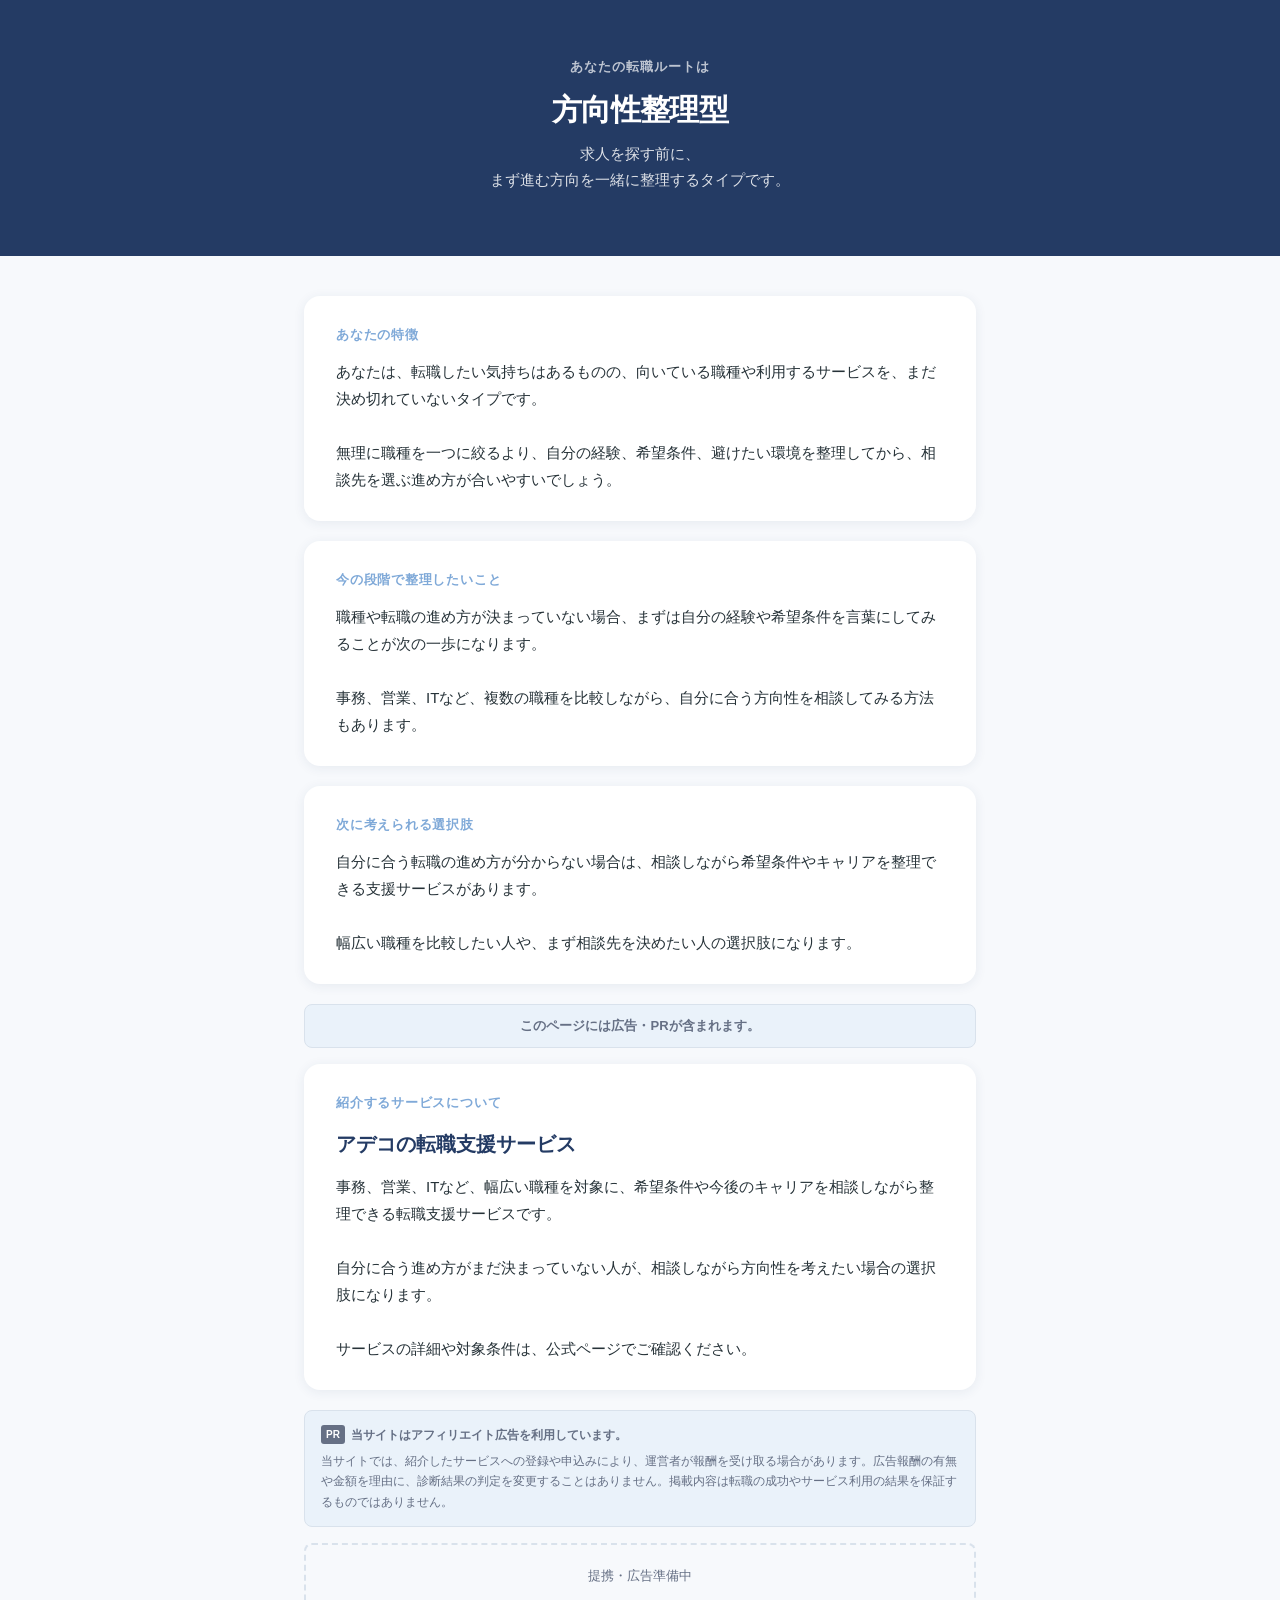
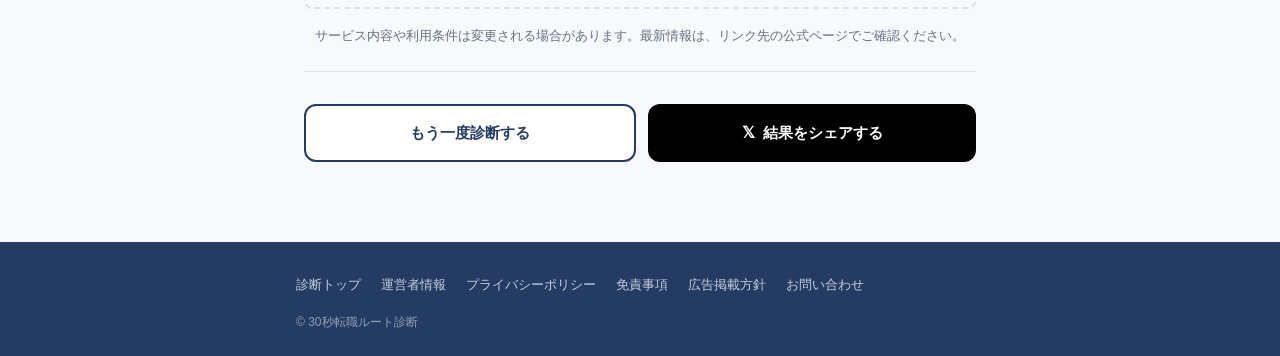
<file: results/organize.html>
<!DOCTYPE html>
<html lang="ja">
<head>
  <meta charset="UTF-8">
  <meta name="viewport" content="width=device-width, initial-scale=1.0">
  <title>方向性整理型｜30秒転職ルート診断</title>
  <meta name="robots" content="noindex">
  <link rel="icon" href="../assets/images/favicon.png" type="image/png">
  <link rel="stylesheet" href="../style.css">
  <script src="../assets/js/analytics.js" defer></script>
  <link rel="canonical" href="https://kkazukia-spec.github.io/tenshoku-route-check/results/organize.html">
</head>
<body>
<div class="result-page" data-result-type="ORGANIZE">

  <!-- 1. 診断結果名 -->
  <div class="result-hero">
    <p class="result-hero__eyebrow">あなたの転職ルートは</p>
    <h1 class="result-hero__type">方向性整理型</h1>
    <p class="result-hero__catch">求人を探す前に、
まず進む方向を一緒に整理するタイプです。</p>
  </div>

  <div class="result-body">

    <!-- 2. 結果タイプの特徴 -->
    <div class="result-card">
      <p class="result-card__title">あなたの特徴</p>
      <p class="result-card__body">あなたは、転職したい気持ちはあるものの、向いている職種や利用するサービスを、まだ決め切れていないタイプです。

無理に職種を一つに絞るより、自分の経験、希望条件、避けたい環境を整理してから、相談先を選ぶ進め方が合いやすいでしょう。</p>
    </div>

    <!-- 3. 今の段階で整理したいこと -->
    <div class="result-card">
      <p class="result-card__title">今の段階で整理したいこと</p>
      <p class="result-card__body">職種や転職の進め方が決まっていない場合、まずは自分の経験や希望条件を言葉にしてみることが次の一歩になります。

事務、営業、ITなど、複数の職種を比較しながら、自分に合う方向性を相談してみる方法もあります。</p>
    </div>

    <!-- 4. 次に考えられる選択肢 -->
    <div class="result-card">
      <p class="result-card__title">次に考えられる選択肢</p>
      <p class="result-card__body">自分に合う転職の進め方が分からない場合は、相談しながら希望条件やキャリアを整理できる支援サービスがあります。

幅広い職種を比較したい人や、まず相談先を決めたい人の選択肢になります。</p>
    </div>

    <div class="ad-disclosure-top">このページには広告・PRが含まれます。</div>
    <!-- 5. 紹介サービスの一般的な特徴 -->
    <div class="result-card">
      <p class="result-card__title">紹介するサービスについて</p>
      <p class="service-name">アデコの転職支援サービス</p>
      <p class="result-card__body">事務、営業、ITなど、幅広い職種を対象に、希望条件や今後のキャリアを相談しながら整理できる転職支援サービスです。

自分に合う進め方がまだ決まっていない人が、相談しながら方向性を考えたい場合の選択肢になります。

サービスの詳細や対象条件は、公式ページでご確認ください。</p>
    </div>

    <!-- 6. 広告・PR表記 -->
    <div class="pr-notice">
      <p class="pr-notice__short"><span class="pr-tag">PR</span>当サイトはアフィリエイト広告を利用しています。</p>
      <p class="pr-notice__detail">当サイトでは、紹介したサービスへの登録や申込みにより、運営者が報酬を受け取る場合があります。広告報酬の有無や金額を理由に、診断結果の判定を変更することはありません。掲載内容は転職の成功やサービス利用の結果を保証するものではありません。</p>
    </div>

    <!-- 7. A8正式広告コード用のaffiliate-slot -->
    <!-- A8広告コード開始：運営者がコード全文を貼り付ける -->
    <div class="affiliate-slot affiliate-slot--organize" data-service-key="adecco" data-cta-position="main">
      <p class="affiliate-placeholder">提携・広告準備中</p>
    </div>
    <!-- A8広告コード終了 -->

    <!-- 8. 最新情報確認の注意書き -->
    <p class="update-notice">サービス内容や利用条件は変更される場合があります。最新情報は、リンク先の公式ページでご確認ください。</p>

    <hr class="divider">

    <!-- 9. もう一度診断する / 10. Xで結果を共有する -->
    <div class="retry-share">
      <a href="../index.html" class="btn-retry" id="btn-retry">もう一度診断する</a>
      <a href="#" class="btn-share" id="btn-share" aria-label="診断結果をXでシェアする">
        <span class="btn-share__icon" aria-hidden="true">𝕏</span>結果をシェアする
      </a>
    </div>

  </div>
</div>

<footer class="site-footer">
  <div class="container">
    <nav class="site-footer__links" aria-label="サイトリンク">
      <a href="../index.html">診断トップ</a>
      <a href="../about.html">運営者情報</a>
      <a href="../privacy.html">プライバシーポリシー</a>
      <a href="../disclaimer.html">免責事項</a>
      <a href="../advertising-policy.html">広告掲載方針</a>
      <a href="https://docs.google.com/forms/d/e/1FAIpQLSc9FiE9QrxssRtH7XwaJatHyO9ElNKXP9jEjue935tfSrN-sg/viewform" target="_blank" rel="noopener noreferrer">お問い合わせ</a>
    </nav>
    <p class="site-footer__copy">© 30秒転職ルート診断</p>
  </div>
</footer>

<script>
  document.getElementById('btn-share').addEventListener('click', function (e) {
    e.preventDefault();
    var shareUrl = 'https://kkazukia-spec.github.io/tenshoku-route-check/';
    var text = encodeURIComponent('私は「方向性整理型」でした！\n求人を探す前に、まず自分の進む道を整理するタイプ。\n#30秒転職ルート診断');
    window.open('https://twitter.com/intent/tweet?text=' + text + '&url=' + encodeURIComponent(shareUrl), '_blank', 'noopener');
    if (typeof window.trackEvent === 'function') window.trackEvent('share_click', { result_type: 'ORGANIZE' });
  });
  document.getElementById('btn-retry').addEventListener('click', function () {
    if (typeof window.trackEvent === 'function') window.trackEvent('retry_click', {});
  });
</script>
</body>
</html>
</file>
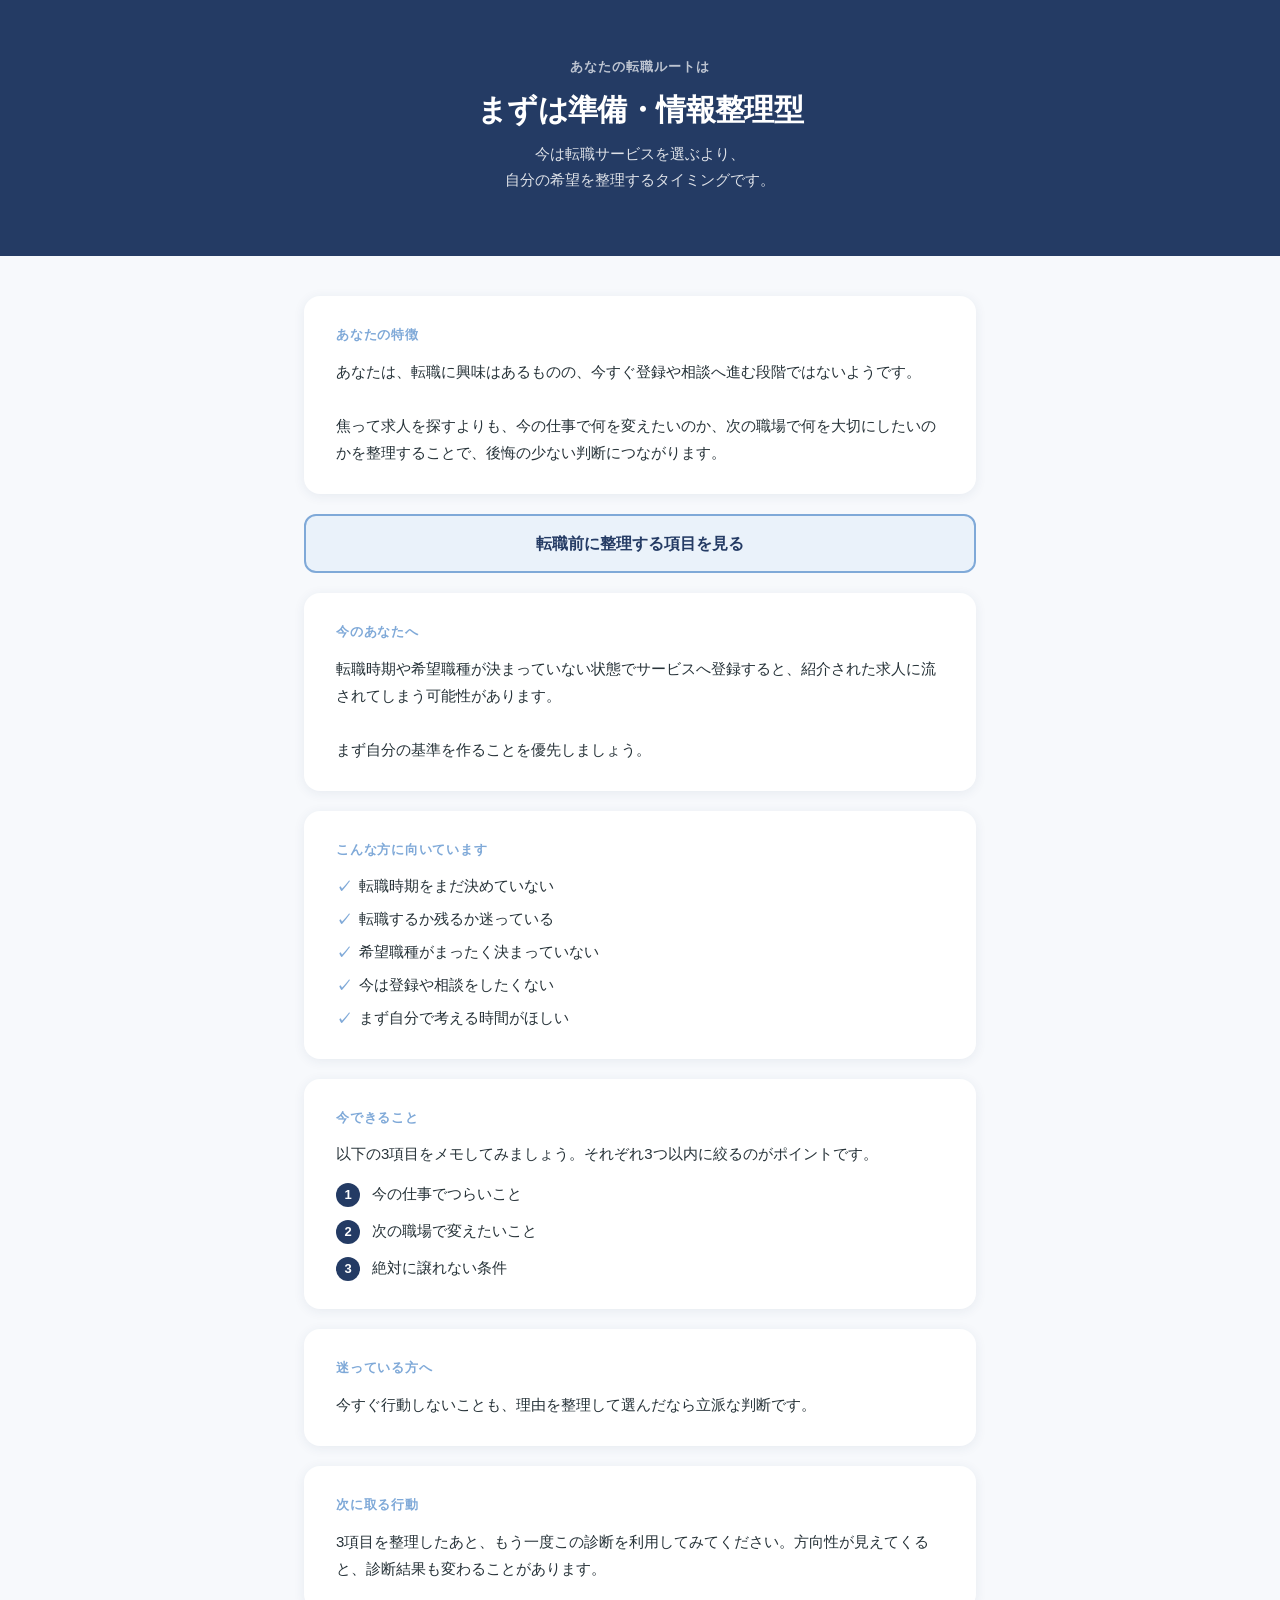
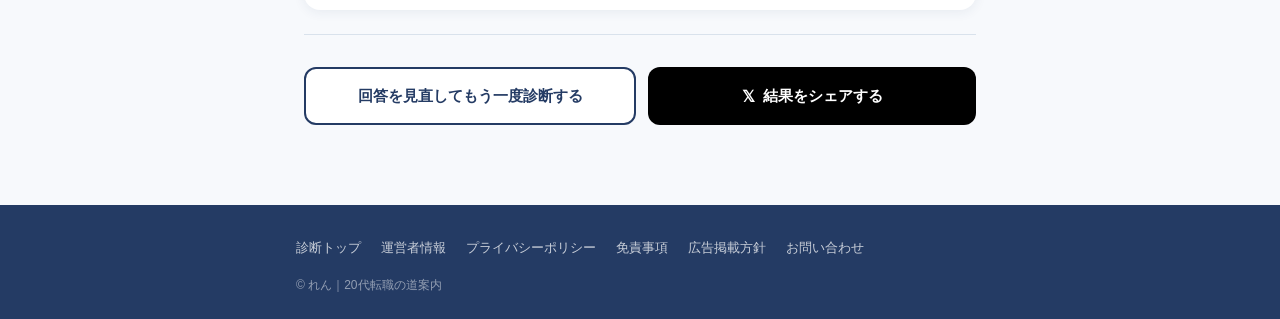
<file: results/prepare.html>
<!DOCTYPE html>
<html lang="ja">
<head>
  <meta charset="UTF-8">
  <meta name="viewport" content="width=device-width, initial-scale=1.0">
  <title>まずは準備・情報整理型｜30秒転職ルート診断</title>
  <meta name="robots" content="noindex">
  <link rel="icon" href="../assets/images/favicon.png" type="image/png">
  <link rel="stylesheet" href="../style.css">
  <script src="../assets/js/analytics.js" defer></script>
  <style>
    .prepare-checklist-btn {
      display: block;
      width: 100%;
      padding: 14px 24px;
      background: var(--color-blue-light);
      color: var(--color-navy);
      font-size: 16px;
      font-weight: 700;
      border: 2px solid var(--color-blue);
      border-radius: var(--radius-btn);
      cursor: pointer;
      text-align: center;
      text-decoration: none;
      transition: background var(--transition-fast);
      min-height: 50px;
      margin-bottom: 20px;
    }
    .prepare-checklist-btn:hover { background: var(--color-blue); color: #fff; opacity: 1; }
    #checklist-section { scroll-margin-top: 20px; }
  </style>
  <link rel="canonical" href="https://kkazukia-spec.github.io/tenshoku-route-check/results/prepare.html">
</head>
<body>
<!-- data-no-affiliate: PREPAREでは affiliate_cta_click を発火させない -->
<div class="result-page" data-result-type="PREPARE" data-no-affiliate>

  <div class="result-hero">
    <p class="result-hero__eyebrow">あなたの転職ルートは</p>
    <h1 class="result-hero__type">まずは準備・情報整理型</h1>
    <p class="result-hero__catch">今は転職サービスを選ぶより、
自分の希望を整理するタイミングです。</p>
  </div>

  <div class="result-body">

    <div class="result-card">
      <p class="result-card__title">あなたの特徴</p>
      <p class="result-card__body">あなたは、転職に興味はあるものの、今すぐ登録や相談へ進む段階ではないようです。

焦って求人を探すよりも、今の仕事で何を変えたいのか、次の職場で何を大切にしたいのかを整理することで、後悔の少ない判断につながります。</p>
    </div>

    <!-- 広告リンクではなく、ページ内チェックリストへの内部リンク -->
    <a href="#checklist-section" class="prepare-checklist-btn">
      転職前に整理する項目を見る
    </a>

    <!-- PR表記・広告スロット・CTAボタンなし（PREPARE仕様） -->

    <div class="result-card">
      <p class="result-card__title">今のあなたへ</p>
      <p class="result-card__body">転職時期や希望職種が決まっていない状態でサービスへ登録すると、紹介された求人に流されてしまう可能性があります。

まず自分の基準を作ることを優先しましょう。</p>
    </div>

    <div class="result-card">
      <p class="result-card__title">こんな方に向いています</p>
      <ul class="suitable-list">
        <li>転職時期をまだ決めていない</li>
        <li>転職するか残るか迷っている</li>
        <li>希望職種がまったく決まっていない</li>
        <li>今は登録や相談をしたくない</li>
        <li>まず自分で考える時間がほしい</li>
      </ul>
    </div>

    <div class="result-card" id="checklist-section">
      <p class="result-card__title">今できること</p>
      <p style="font-size:15px; color:var(--color-text); margin-bottom:16px; line-height:1.7;">以下の3項目をメモしてみましょう。それぞれ3つ以内に絞るのがポイントです。</p>
      <ol class="todo-list">
        <li>今の仕事でつらいこと</li>
        <li>次の職場で変えたいこと</li>
        <li>絶対に譲れない条件</li>
      </ol>
    </div>

    <div class="result-card">
      <p class="result-card__title">迷っている方へ</p>
      <p class="result-card__body">今すぐ行動しないことも、理由を整理して選んだなら立派な判断です。</p>
    </div>

    <div class="result-card">
      <p class="result-card__title">次に取る行動</p>
      <p class="result-card__body">3項目を整理したあと、もう一度この診断を利用してみてください。方向性が見えてくると、診断結果も変わることがあります。</p>
    </div>

    <hr class="divider">

    <div class="retry-share">
      <a href="../index.html" class="btn-retry" id="btn-retry">回答を見直してもう一度診断する</a>
      <a href="#" class="btn-share" id="btn-share" aria-label="診断結果をXでシェアする">
        <span class="btn-share__icon" aria-hidden="true">𝕏</span>結果をシェアする
      </a>
    </div>

  </div>
</div>

<footer class="site-footer">
  <div class="container">
    <nav class="site-footer__links" aria-label="サイトリンク">
      <a href="../index.html">診断トップ</a>
      <a href="../about.html">運営者情報</a>
      <a href="../privacy.html">プライバシーポリシー</a>
      <a href="../disclaimer.html">免責事項</a>
      <a href="../advertising-policy.html">広告掲載方針</a>
      <a href="https://docs.google.com/forms/d/e/1FAIpQLSc9FiE9QrxssRtH7XwaJatHyO9ElNKXP9jEjue935tfSrN-sg/viewform" target="_blank" rel="noopener noreferrer">お問い合わせ</a>
    </nav>
    <p class="site-footer__copy">© れん｜20代転職の道案内</p>
  </div>
</footer>

<script>
  // PREPAREでは affiliate_cta_click を発火させない（data-no-affiliate で制御済み）
  document.getElementById('btn-share').addEventListener('click', function (e) {
    e.preventDefault();
    var shareUrl = 'https://kkazukia-spec.github.io/tenshoku-route-check/';
    var text = encodeURIComponent('私は「まずは準備・情報整理型」でした！\n今は転職先を探すより、自分の希望を整理するタイミング。\n#30秒転職ルート診断');
    window.open('https://twitter.com/intent/tweet?text=' + text + '&url=' + encodeURIComponent(shareUrl), '_blank', 'noopener');
    if (typeof window.trackEvent === 'function') window.trackEvent('share_click', { result_type: 'PREPARE' });
  });
  document.getElementById('btn-retry').addEventListener('click', function () {
    if (typeof window.trackEvent === 'function') window.trackEvent('retry_click', {});
  });
</script>
</body>
</html>
</file>
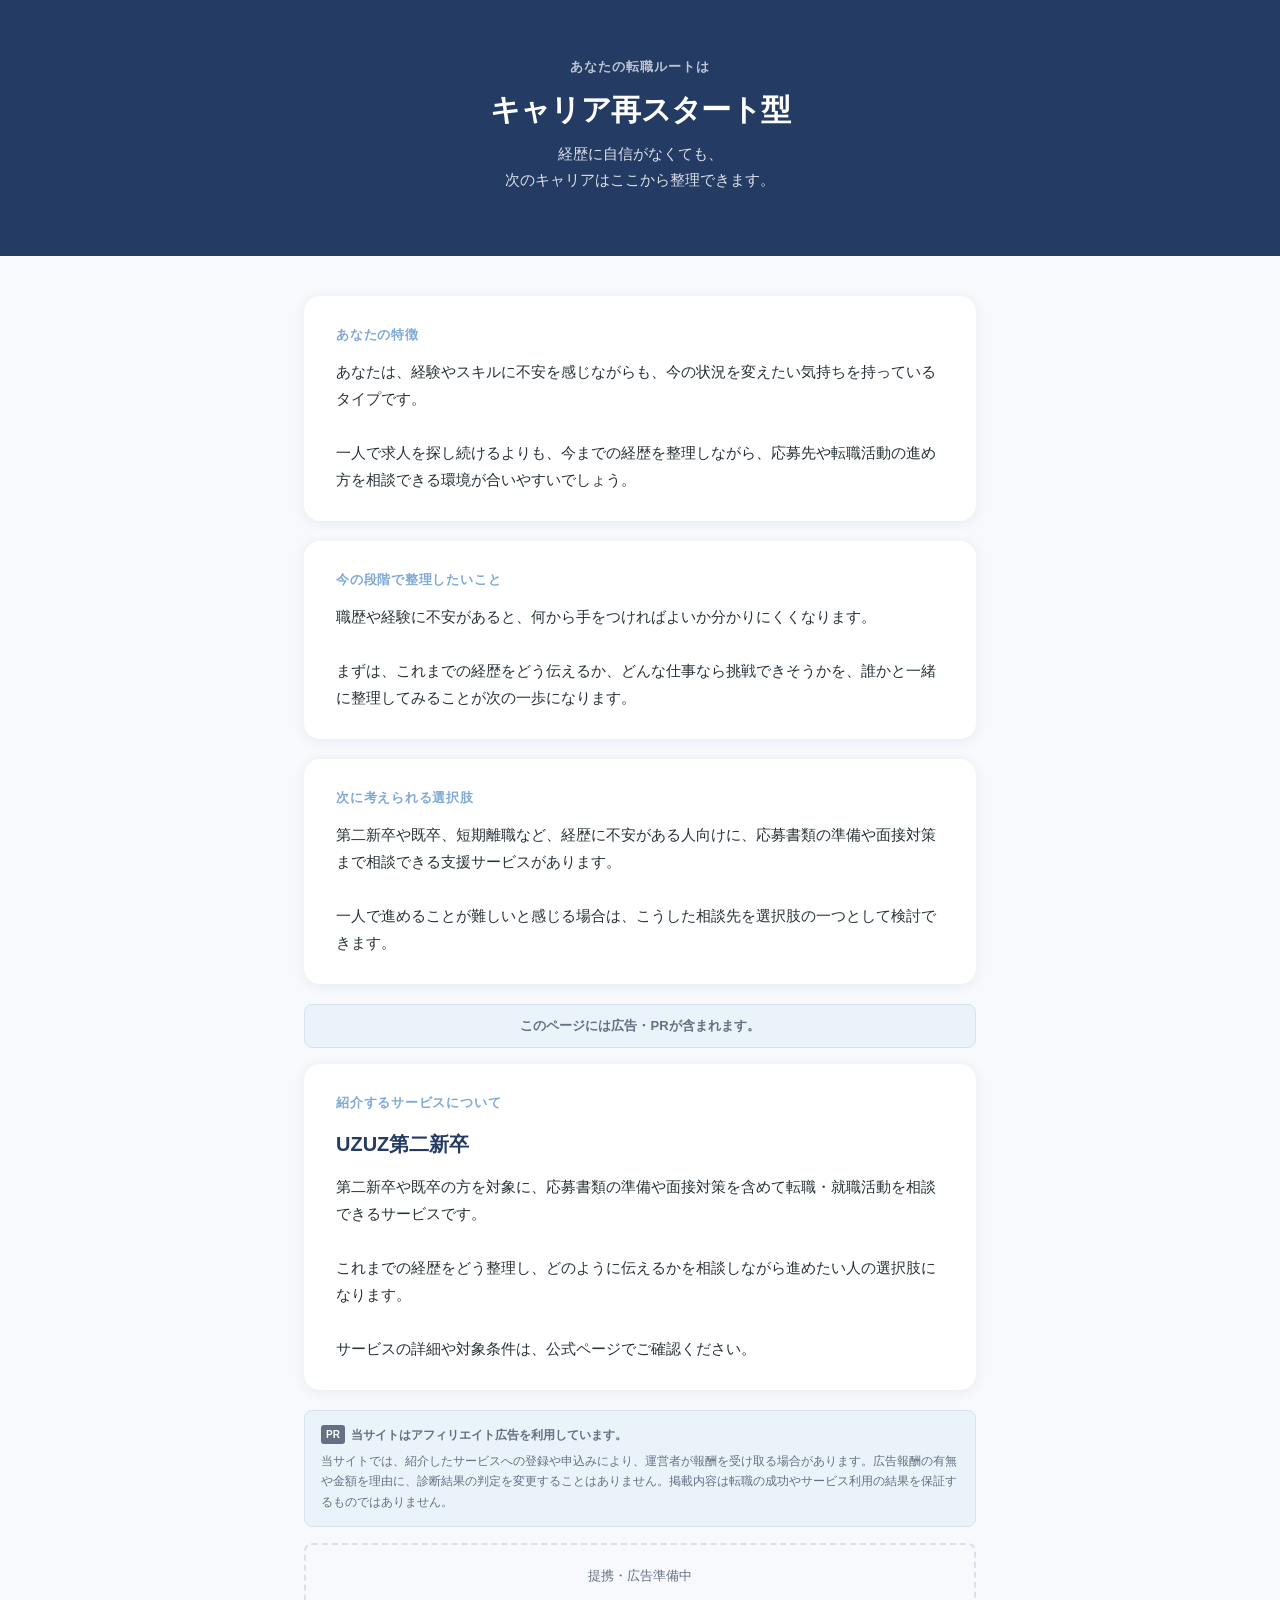
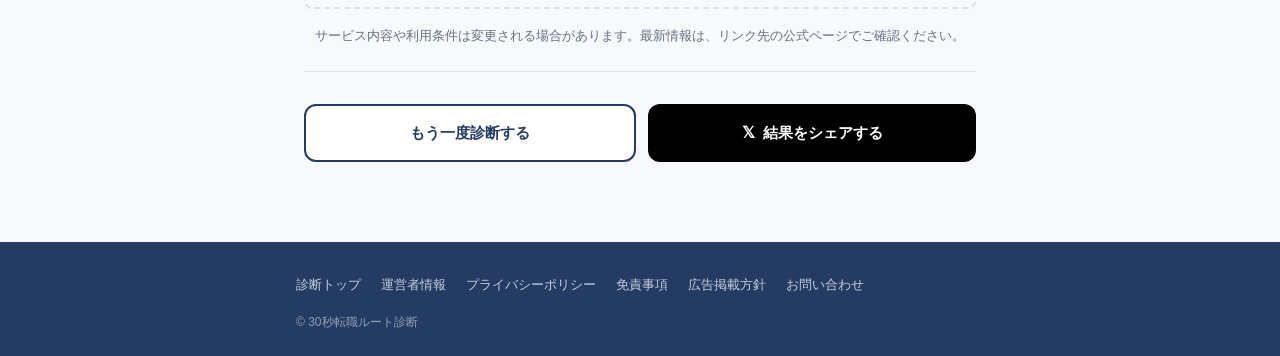
<file: results/restart.html>
<!DOCTYPE html>
<html lang="ja">
<head>
  <meta charset="UTF-8">
  <meta name="viewport" content="width=device-width, initial-scale=1.0">
  <title>キャリア再スタート型｜30秒転職ルート診断</title>
  <meta name="robots" content="noindex">
  <link rel="icon" href="../assets/images/favicon.png" type="image/png">
  <link rel="stylesheet" href="../style.css">
  <script src="../assets/js/analytics.js" defer></script>
  <link rel="canonical" href="https://kkazukia-spec.github.io/tenshoku-route-check/results/restart.html">
</head>
<body>
<div class="result-page" data-result-type="RESTART">

  <!-- 1. 診断結果名 -->
  <div class="result-hero">
    <p class="result-hero__eyebrow">あなたの転職ルートは</p>
    <h1 class="result-hero__type">キャリア再スタート型</h1>
    <p class="result-hero__catch">経歴に自信がなくても、
次のキャリアはここから整理できます。</p>
  </div>

  <div class="result-body">

    <!-- 2. 結果タイプの特徴 -->
    <div class="result-card">
      <p class="result-card__title">あなたの特徴</p>
      <p class="result-card__body">あなたは、経験やスキルに不安を感じながらも、今の状況を変えたい気持ちを持っているタイプです。

一人で求人を探し続けるよりも、今までの経歴を整理しながら、応募先や転職活動の進め方を相談できる環境が合いやすいでしょう。</p>
    </div>

    <!-- 3. 今の段階で整理したいこと -->
    <div class="result-card">
      <p class="result-card__title">今の段階で整理したいこと</p>
      <p class="result-card__body">職歴や経験に不安があると、何から手をつければよいか分かりにくくなります。

まずは、これまでの経歴をどう伝えるか、どんな仕事なら挑戦できそうかを、誰かと一緒に整理してみることが次の一歩になります。</p>
    </div>

    <!-- 4. 次に考えられる選択肢 -->
    <div class="result-card">
      <p class="result-card__title">次に考えられる選択肢</p>
      <p class="result-card__body">第二新卒や既卒、短期離職など、経歴に不安がある人向けに、応募書類の準備や面接対策まで相談できる支援サービスがあります。

一人で進めることが難しいと感じる場合は、こうした相談先を選択肢の一つとして検討できます。</p>
    </div>

    <div class="ad-disclosure-top">このページには広告・PRが含まれます。</div>
    <!-- 5. 紹介サービスの一般的な特徴 -->
    <div class="result-card">
      <p class="result-card__title">紹介するサービスについて</p>
      <p class="service-name">UZUZ第二新卒</p>
      <p class="result-card__body">第二新卒や既卒の方を対象に、応募書類の準備や面接対策を含めて転職・就職活動を相談できるサービスです。

これまでの経歴をどう整理し、どのように伝えるかを相談しながら進めたい人の選択肢になります。

サービスの詳細や対象条件は、公式ページでご確認ください。</p>
    </div>

    <!-- 6. 広告・PR表記（紹介サービスの説明の直前にも事前表示） -->
    <div class="pr-notice">
      <p class="pr-notice__short"><span class="pr-tag">PR</span>当サイトはアフィリエイト広告を利用しています。</p>
      <p class="pr-notice__detail">当サイトでは、紹介したサービスへの登録や申込みにより、運営者が報酬を受け取る場合があります。広告報酬の有無や金額を理由に、診断結果の判定を変更することはありません。掲載内容は転職の成功やサービス利用の結果を保証するものではありません。</p>
    </div>

    <!-- 7. A8正式広告コード用のaffiliate-slot（クリックしない限り遷移しない） -->
    <!-- A8広告コード開始：運営者がコード全文を貼り付ける -->
    <div class="affiliate-slot affiliate-slot--restart" data-service-key="uzuz" data-cta-position="main">
      <p class="affiliate-placeholder">提携・広告準備中</p>
    </div>
    <!-- A8広告コード終了 -->

    <!-- 8. 最新情報確認の注意書き -->
    <p class="update-notice">サービス内容や利用条件は変更される場合があります。最新情報は、リンク先の公式ページでご確認ください。</p>

    <hr class="divider">

    <!-- 9. もう一度診断する / 10. Xで結果を共有する -->
    <div class="retry-share">
      <a href="../index.html" class="btn-retry" id="btn-retry">もう一度診断する</a>
      <a href="#" class="btn-share" id="btn-share" aria-label="診断結果をXでシェアする">
        <span class="btn-share__icon" aria-hidden="true">𝕏</span>結果をシェアする
      </a>
    </div>

  </div>
</div>

<footer class="site-footer">
  <div class="container">
    <nav class="site-footer__links" aria-label="サイトリンク">
      <a href="../index.html">診断トップ</a>
      <a href="../about.html">運営者情報</a>
      <a href="../privacy.html">プライバシーポリシー</a>
      <a href="../disclaimer.html">免責事項</a>
      <a href="../advertising-policy.html">広告掲載方針</a>
      <a href="https://docs.google.com/forms/d/e/1FAIpQLSc9FiE9QrxssRtH7XwaJatHyO9ElNKXP9jEjue935tfSrN-sg/viewform" target="_blank" rel="noopener noreferrer">お問い合わせ</a>
    </nav>
    <p class="site-footer__copy">© 30秒転職ルート診断</p>
  </div>
</footer>

<script>
  document.getElementById('btn-share').addEventListener('click', function (e) {
    e.preventDefault();
    var shareUrl = 'https://kkazukia-spec.github.io/tenshoku-route-check/';
    var text = encodeURIComponent('私は「キャリア再スタート型」でした！\n経歴に自信がなくても、次の道は整理できる。\n#30秒転職ルート診断');
    window.open('https://twitter.com/intent/tweet?text=' + text + '&url=' + encodeURIComponent(shareUrl), '_blank', 'noopener');
    if (typeof window.trackEvent === 'function') window.trackEvent('share_click', { result_type: 'RESTART' });
  });
  document.getElementById('btn-retry').addEventListener('click', function () {
    if (typeof window.trackEvent === 'function') window.trackEvent('retry_click', {});
  });
</script>
</body>
</html>
</file>
<file: style.css>
/* =============================================
   30秒転職ルート診断 - 共通スタイルシート
   れん｜20代転職の道案内
   ============================================= */

/* CSS カスタムプロパティ（変数） */
:root {
  --color-bg: #F7F9FC;
  --color-card: #FFFFFF;
  --color-navy: #243B64;
  --color-blue: #7FA9D8;
  --color-blue-light: #EAF2FA;
  --color-text: #263238;
  --color-text-sub: #667085;
  --color-accent: #E9925A;
  --color-border: #D9E2EC;
  --color-danger: #B54747;

  --font-family: -apple-system, BlinkMacSystemFont, "Helvetica Neue", "Yu Gothic", "YuGothic",
    "ヒラギノ角ゴ ProN", "Hiragino Kaku Gothic ProN", "メイリオ", Meiryo, sans-serif;

  --radius-card: 16px;
  --radius-btn: 12px;
  --radius-sm: 8px;

  --shadow-card: 0 2px 12px rgba(36, 59, 100, 0.08);
  --shadow-btn: 0 2px 8px rgba(36, 59, 100, 0.15);

  --transition-fast: 150ms ease;
  --transition-normal: 200ms ease;
  --transition-slow: 250ms ease;

  --max-width: 720px;
  --max-width-card: 640px;
}

/* リセット & ベース */
*, *::before, *::after {
  box-sizing: border-box;
  margin: 0;
  padding: 0;
}

html {
  font-size: 16px;
  -webkit-text-size-adjust: 100%;
  scroll-behavior: smooth;
}

body {
  font-family: var(--font-family);
  background-color: var(--color-bg);
  color: var(--color-text);
  line-height: 1.7;
  min-height: 100vh;
  /* iPhoneのノッチ・下部バー対応 */
  padding-top: env(safe-area-inset-top);
  padding-bottom: env(safe-area-inset-bottom);
  padding-left: env(safe-area-inset-left);
  padding-right: env(safe-area-inset-right);
}

img {
  max-width: 100%;
  height: auto;
  display: block;
}

a {
  color: var(--color-navy);
  text-decoration: underline;
}

a:hover {
  opacity: 0.75;
}

/* フォーカスリング（アクセシビリティ必須） */
:focus-visible {
  outline: 3px solid var(--color-accent);
  outline-offset: 3px;
  border-radius: 4px;
}

/* モーション低減対応 */
@media (prefers-reduced-motion: reduce) {
  *, *::before, *::after {
    animation-duration: 0.01ms !important;
    transition-duration: 0.01ms !important;
  }
}

/* =============================================
   レイアウト共通
   ============================================= */

.site-wrapper {
  min-height: 100vh;
  display: flex;
  flex-direction: column;
}

.container {
  width: 100%;
  max-width: var(--max-width);
  margin: 0 auto;
  padding: 0 16px;
}

/* =============================================
   サイトヘッダー（法務ページ用）
   ============================================= */

.site-header {
  background: var(--color-navy);
  padding: 14px 0;
}

.site-header .container {
  display: flex;
  align-items: center;
  justify-content: space-between;
}

.site-header__logo {
  color: #fff;
  text-decoration: none;
  font-size: 15px;
  font-weight: 700;
}

/* =============================================
   サイトフッター
   ============================================= */

.site-footer {
  margin-top: auto;
  background: var(--color-navy);
  color: rgba(255,255,255,0.7);
  padding: 32px 0 24px;
  font-size: 13px;
}

.site-footer .container {
  display: flex;
  flex-direction: column;
  gap: 16px;
}

.site-footer__links {
  display: flex;
  flex-wrap: wrap;
  gap: 12px 20px;
}

.site-footer__links a {
  color: rgba(255,255,255,0.75);
  text-decoration: none;
  font-size: 13px;
}

.site-footer__links a:hover {
  color: #fff;
  opacity: 1;
}

.site-footer__copy {
  font-size: 12px;
  color: rgba(255,255,255,0.5);
}

/* =============================================
   診断ツール本体（index.html）
   ============================================= */

#diagnosis-app {
  display: flex;
  flex-direction: column;
  align-items: center;
  min-height: 100vh;
}

/* ---- スタート画面 ---- */
.screen {
  width: 100%;
  display: none;
  animation: fadeIn var(--transition-slow) ease;
}

.screen.is-active {
  display: block;
}

@keyframes fadeIn {
  from { opacity: 0; transform: translateY(6px); }
  to { opacity: 1; transform: translateY(0); }
}

/* スタート画面レイアウト */
#screen-start {
  display: flex;
  flex-direction: column;
  align-items: center;
  padding: 40px 16px 80px;
  text-align: center;
}

.start__badge {
  display: inline-block;
  background: var(--color-blue-light);
  color: var(--color-navy);
  font-size: 13px;
  font-weight: 700;
  padding: 4px 14px;
  border-radius: 100px;
  margin-bottom: 20px;
  letter-spacing: 0.03em;
}

.start__title {
  font-size: clamp(26px, 6vw, 36px);
  font-weight: 800;
  color: var(--color-navy);
  line-height: 1.25;
  margin-bottom: 16px;
  letter-spacing: -0.02em;
}

.start__catch {
  font-size: 16px;
  color: var(--color-text);
  line-height: 1.7;
  margin-bottom: 24px;
  white-space: pre-line;
}

.start__meta {
  display: flex;
  gap: 16px;
  justify-content: center;
  flex-wrap: wrap;
  margin-bottom: 32px;
}

.start__meta-item {
  display: flex;
  align-items: center;
  gap: 6px;
  font-size: 13px;
  color: var(--color-text-sub);
}

.start__meta-item::before {
  content: "✓";
  color: var(--color-blue);
  font-weight: 700;
}

.start__character {
  width: 140px;
  height: 140px;
  margin: 0 auto 32px;
  border-radius: 50%;
  overflow: hidden;
  background: var(--color-blue-light);
  display: flex;
  align-items: center;
  justify-content: center;
}

.start__character img {
  width: 100%;
  height: 100%;
  object-fit: cover;
}

/* キャラクター画像がない場合のフォールバック */
.start__character--fallback {
  font-size: 48px;
  line-height: 1;
}

/* 画像読み込み失敗時にaltテキストを非表示にする */
.start__character img {
  display: block;
  /* 画像エラー時も枠を維持 */
}

.start__character img[src="assets/images/ren-guide.png"]:not([complete]) {
  min-height: 140px;
}

.start__btn {
  display: block;
  width: 100%;
  max-width: 360px;
  padding: 18px 24px;
  background: var(--color-navy);
  color: #fff;
  font-size: 17px;
  font-weight: 700;
  border: none;
  border-radius: var(--radius-btn);
  cursor: pointer;
  transition: background var(--transition-fast), transform var(--transition-fast), box-shadow var(--transition-fast);
  box-shadow: var(--shadow-btn);
  letter-spacing: 0.02em;
  min-height: 56px;
}

.start__btn:hover {
  background: #1a2d50;
  transform: translateY(-1px);
  box-shadow: 0 4px 16px rgba(36, 59, 100, 0.25);
}

.start__btn:active {
  transform: translateY(0);
}

.start__note {
  margin-top: 16px;
  font-size: 12px;
  color: var(--color-text-sub);
  line-height: 1.6;
}

/* ---- 質問画面 ---- */
#screen-question {
  padding: 0 0 80px;
}

/* プログレスバー */
.progress-bar {
  width: 100%;
  background: var(--color-border);
  height: 4px;
  position: sticky;
  top: 0;
  z-index: 10;
}

.progress-bar__fill {
  height: 100%;
  background: var(--color-navy);
  transition: width 300ms ease;
  border-radius: 0 2px 2px 0;
}

.progress-header {
  display: flex;
  align-items: center;
  justify-content: space-between;
  padding: 16px 16px 0;
  max-width: var(--max-width);
  margin: 0 auto;
}

.progress-count {
  font-size: 13px;
  font-weight: 700;
  color: var(--color-navy);
}

.progress-time {
  font-size: 12px;
  color: var(--color-text-sub);
}

/* 質問カード */
.question-card {
  max-width: var(--max-width-card);
  margin: 16px auto 0;
  padding: 0 16px;
}

.question-card__text {
  font-size: 18px;
  font-weight: 700;
  color: var(--color-navy);
  line-height: 1.5;
  margin-bottom: 20px;
  letter-spacing: -0.01em;
}

/* 選択肢リスト */
.choices {
  display: flex;
  flex-direction: column;
  gap: 10px;
  list-style: none;
}

.choice-btn {
  width: 100%;
  min-height: 56px;
  padding: 14px 18px;
  background: var(--color-card);
  border: 2px solid var(--color-border);
  border-radius: var(--radius-sm);
  font-size: 16px;
  color: var(--color-text);
  text-align: left;
  cursor: pointer;
  transition:
    border-color var(--transition-normal),
    background var(--transition-normal),
    transform var(--transition-fast);
  line-height: 1.5;
  box-shadow: var(--shadow-card);
  display: flex;
  align-items: center;
  gap: 12px;
  font-family: var(--font-family);
}

.choice-btn::before {
  content: "";
  flex-shrink: 0;
  width: 20px;
  height: 20px;
  border-radius: 50%;
  border: 2px solid var(--color-border);
  transition: border-color var(--transition-normal), background var(--transition-normal);
}

.choice-btn:hover {
  border-color: var(--color-blue);
  background: var(--color-blue-light);
  transform: translateX(2px);
}

/* 選択状態（ハイライト） */
.choice-btn.is-selected {
  border-color: var(--color-navy);
  background: var(--color-blue-light);
}

.choice-btn.is-selected::before {
  background: var(--color-navy);
  border-color: var(--color-navy);
}

/* ナビゲーション（戻るボタン等） */
.question-nav {
  display: flex;
  align-items: center;
  justify-content: space-between;
  max-width: var(--max-width-card);
  margin: 24px auto 0;
  padding: 0 16px;
}

.btn-back {
  background: none;
  border: none;
  color: var(--color-text-sub);
  font-size: 14px;
  cursor: pointer;
  padding: 8px 0;
  display: flex;
  align-items: center;
  gap: 6px;
  font-family: var(--font-family);
  min-height: 44px;
}

.btn-back:hover {
  color: var(--color-navy);
}

.btn-back::before {
  content: "←";
  font-size: 16px;
}

.btn-reset {
  background: none;
  border: none;
  color: var(--color-text-sub);
  font-size: 13px;
  cursor: pointer;
  text-decoration: underline;
  padding: 8px 0;
  font-family: var(--font-family);
  min-height: 44px;
}

.btn-reset:hover {
  color: var(--color-danger);
}

/* ---- 判定中画面 ---- */
#screen-loading {
  display: flex;
  flex-direction: column;
  align-items: center;
  justify-content: center;
  min-height: 60vh;
  padding: 40px 16px;
  text-align: center;
}

.loading-icon {
  width: 48px;
  height: 48px;
  border: 3px solid var(--color-border);
  border-top-color: var(--color-navy);
  border-radius: 50%;
  animation: spin 0.8s linear infinite;
  margin-bottom: 20px;
}

@keyframes spin {
  to { transform: rotate(360deg); }
}

.loading-text {
  font-size: 16px;
  color: var(--color-text-sub);
  line-height: 1.6;
}

/* =============================================
   結果ページ共通スタイル
   ============================================= */

.result-page {
  min-height: 100vh;
  background: var(--color-bg);
}

.result-hero {
  background: var(--color-navy);
  color: #fff;
  padding: 40px 16px 48px;
  text-align: center;
}

.result-hero__eyebrow {
  font-size: 13px;
  font-weight: 700;
  color: rgba(255,255,255,0.7);
  letter-spacing: 0.08em;
  margin-bottom: 12px;
}

.result-hero__type {
  font-size: clamp(22px, 5vw, 30px);
  font-weight: 800;
  line-height: 1.3;
  margin-bottom: 12px;
  letter-spacing: -0.02em;
}

.result-hero__catch {
  font-size: 15px;
  line-height: 1.7;
  color: rgba(255,255,255,0.85);
  white-space: pre-line;
}

.result-body {
  max-width: var(--max-width);
  margin: 0 auto;
  padding: 32px 16px 64px;
}

/* 特徴カード */
.result-card {
  background: var(--color-card);
  border-radius: var(--radius-card);
  padding: 24px;
  margin-bottom: 20px;
  box-shadow: var(--shadow-card);
}

.result-card__title {
  font-size: 13px;
  font-weight: 700;
  color: var(--color-blue);
  letter-spacing: 0.06em;
  margin-bottom: 12px;
  text-transform: uppercase;
}

.result-card__body {
  font-size: 15px;
  line-height: 1.8;
  color: var(--color-text);
  white-space: pre-line;
}

/* 向いている人リスト */
.suitable-list {
  list-style: none;
  display: flex;
  flex-direction: column;
  gap: 8px;
}

.suitable-list li {
  font-size: 15px;
  color: var(--color-text);
  display: flex;
  align-items: flex-start;
  gap: 8px;
  line-height: 1.6;
}

.suitable-list li::before {
  content: "✓";
  color: var(--color-blue);
  font-weight: 700;
  flex-shrink: 0;
  margin-top: 1px;
}

/* PR表記 */
.pr-notice {
  background: var(--color-blue-light);
  border: 1px solid var(--color-border);
  border-radius: var(--radius-sm);
  padding: 14px 16px;
  margin-bottom: 16px;
}

.pr-notice__short {
  font-size: 12px;
  font-weight: 700;
  color: var(--color-text-sub);
  margin-bottom: 6px;
  display: flex;
  align-items: center;
  gap: 6px;
}

.pr-notice__short span.pr-tag {
  background: var(--color-text-sub);
  color: #fff;
  font-size: 10px;
  padding: 1px 5px;
  border-radius: 3px;
}

.pr-notice__detail {
  font-size: 12px;
  color: var(--color-text-sub);
  line-height: 1.7;
}

/* CTAボタン */
.cta-btn {
  display: block;
  width: 100%;
  padding: 18px 24px;
  background: var(--color-accent);
  color: #fff;
  font-size: 17px;
  font-weight: 700;
  border: none;
  border-radius: var(--radius-btn);
  cursor: pointer;
  text-align: center;
  text-decoration: none;
  transition: background var(--transition-fast), transform var(--transition-fast), box-shadow var(--transition-fast);
  box-shadow: 0 3px 12px rgba(233, 146, 90, 0.35);
  letter-spacing: 0.02em;
  min-height: 56px;
  line-height: 1.4;
  font-family: var(--font-family);
}

.cta-btn:hover {
  background: #d4793f;
  transform: translateY(-1px);
  box-shadow: 0 5px 18px rgba(233, 146, 90, 0.45);
  color: #fff;
  opacity: 1;
}

.cta-btn:active {
  transform: translateY(0);
}

/* A8広告スロット */
.affiliate-slot {
  margin-bottom: 8px;
}

.affiliate-placeholder {
  background: var(--color-bg);
  border: 2px dashed var(--color-border);
  border-radius: var(--radius-sm);
  padding: 20px;
  text-align: center;
  font-size: 13px;
  color: var(--color-text-sub);
}

/* サービス名・おすすめ理由 */
.service-name {
  font-size: 20px;
  font-weight: 800;
  color: var(--color-navy);
  margin-bottom: 12px;
}

/* 今できることリスト（PREPARE用） */
.todo-list {
  list-style: none;
  counter-reset: todo-counter;
  display: flex;
  flex-direction: column;
  gap: 12px;
}

.todo-list li {
  display: flex;
  align-items: flex-start;
  gap: 12px;
  font-size: 15px;
  line-height: 1.6;
  counter-increment: todo-counter;
}

.todo-list li::before {
  content: counter(todo-counter);
  flex-shrink: 0;
  width: 24px;
  height: 24px;
  background: var(--color-navy);
  color: #fff;
  border-radius: 50%;
  font-size: 13px;
  font-weight: 700;
  display: flex;
  align-items: center;
  justify-content: center;
  margin-top: 1px;
}

/* 再診断・シェアエリア */
.retry-share {
  margin-top: 32px;
  display: flex;
  flex-direction: column;
  gap: 12px;
}

.btn-retry {
  display: block;
  width: 100%;
  padding: 14px 24px;
  background: var(--color-card);
  color: var(--color-navy);
  font-size: 15px;
  font-weight: 700;
  border: 2px solid var(--color-navy);
  border-radius: var(--radius-btn);
  cursor: pointer;
  text-align: center;
  text-decoration: none;
  transition: background var(--transition-fast);
  min-height: 50px;
  font-family: var(--font-family);
}

.btn-retry:hover {
  background: var(--color-blue-light);
  opacity: 1;
}

.btn-share {
  display: flex;
  align-items: center;
  justify-content: center;
  gap: 8px;
  width: 100%;
  padding: 14px 24px;
  background: #000;
  color: #fff;
  font-size: 15px;
  font-weight: 700;
  border: none;
  border-radius: var(--radius-btn);
  cursor: pointer;
  text-decoration: none;
  transition: background var(--transition-fast);
  min-height: 50px;
  font-family: var(--font-family);
}

.btn-share:hover {
  background: #222;
  color: #fff;
  opacity: 1;
}

.btn-share__icon {
  font-size: 16px;
  font-weight: 900;
}

/* 区切り線 */
.divider {
  border: none;
  border-top: 1px solid var(--color-border);
  margin: 24px 0;
}

/* =============================================
   法務ページ共通
   ============================================= */

.legal-page {
  min-height: 100vh;
  background: var(--color-bg);
}

.legal-body {
  max-width: var(--max-width);
  margin: 0 auto;
  padding: 40px 16px 80px;
}

.legal-body h1 {
  font-size: 24px;
  font-weight: 800;
  color: var(--color-navy);
  margin-bottom: 8px;
}

.legal-date {
  font-size: 13px;
  color: var(--color-text-sub);
  margin-bottom: 32px;
}

.legal-section {
  margin-bottom: 32px;
}

.legal-section h2 {
  font-size: 17px;
  font-weight: 700;
  color: var(--color-navy);
  margin-bottom: 12px;
  padding-bottom: 8px;
  border-bottom: 2px solid var(--color-blue-light);
}

.legal-section p,
.legal-section li {
  font-size: 15px;
  line-height: 1.8;
  color: var(--color-text);
}

.legal-section ul,
.legal-section ol {
  padding-left: 20px;
  margin-top: 8px;
  display: flex;
  flex-direction: column;
  gap: 6px;
}

/* =============================================
   レスポンシブ
   ============================================= */

@media (min-width: 768px) {
  #screen-start {
    padding: 60px 24px 80px;
  }

  .start__character {
    width: 160px;
    height: 160px;
  }

  .start__title {
    font-size: 36px;
  }

  .question-card__text {
    font-size: 20px;
  }

  .result-hero {
    padding: 56px 24px 64px;
  }

  .result-body {
    padding: 40px 24px 80px;
  }

  .result-card {
    padding: 28px 32px;
  }

  .retry-share {
    flex-direction: row;
  }

  .btn-retry,
  .btn-share {
    flex: 1;
  }
}

@media (min-width: 1024px) {
  .start__title {
    font-size: 40px;
  }
}

/* =============================================
   affiliate-slot 内の広告リンクをCTA風に表示
   A8広告コード自体は改変せず、外側CSSで見た目を制御する
   ============================================= */

/* 広告枠内のリンクをCTAボタン風に表示 */
.affiliate-slot a {
  display: flex;
  align-items: center;
  justify-content: center;
  min-height: 56px;
  padding: 14px 24px;
  background: var(--color-accent);
  color: #fff;
  font-size: 17px;
  font-weight: 700;
  border-radius: var(--radius-btn);
  text-decoration: none;
  text-align: center;
  transition: background var(--transition-fast), transform var(--transition-fast);
  box-shadow: 0 3px 12px rgba(233, 146, 90, 0.35);
  letter-spacing: 0.02em;
  line-height: 1.4;
  margin-bottom: 0;
}

.affiliate-slot a:hover {
  background: #d4793f;
  transform: translateY(-1px);
  box-shadow: 0 5px 18px rgba(233, 146, 90, 0.45);
  color: #fff;
  opacity: 1;
}

.affiliate-slot a:active {
  transform: translateY(0);
}

/* 広告枠内の画像（バナー広告の場合）も整える */
.affiliate-slot img {
  max-width: 100%;
  height: auto;
  display: block;
  margin: 0 auto;
}

/* =============================================
   広告事前表示（紹介サービスの説明より前に表示する）
   ============================================= */
.ad-disclosure-top {
  background: var(--color-blue-light);
  border: 1px solid var(--color-border);
  border-radius: var(--radius-sm);
  padding: 10px 14px;
  margin-bottom: 16px;
  font-size: 13px;
  font-weight: 700;
  color: var(--color-text-sub);
  text-align: center;
}

/* 最新情報確認の注意書き */
.update-notice {
  font-size: 13px;
  color: var(--color-text-sub);
  text-align: center;
  margin: 16px 0 24px;
  line-height: 1.7;
}
</file>
